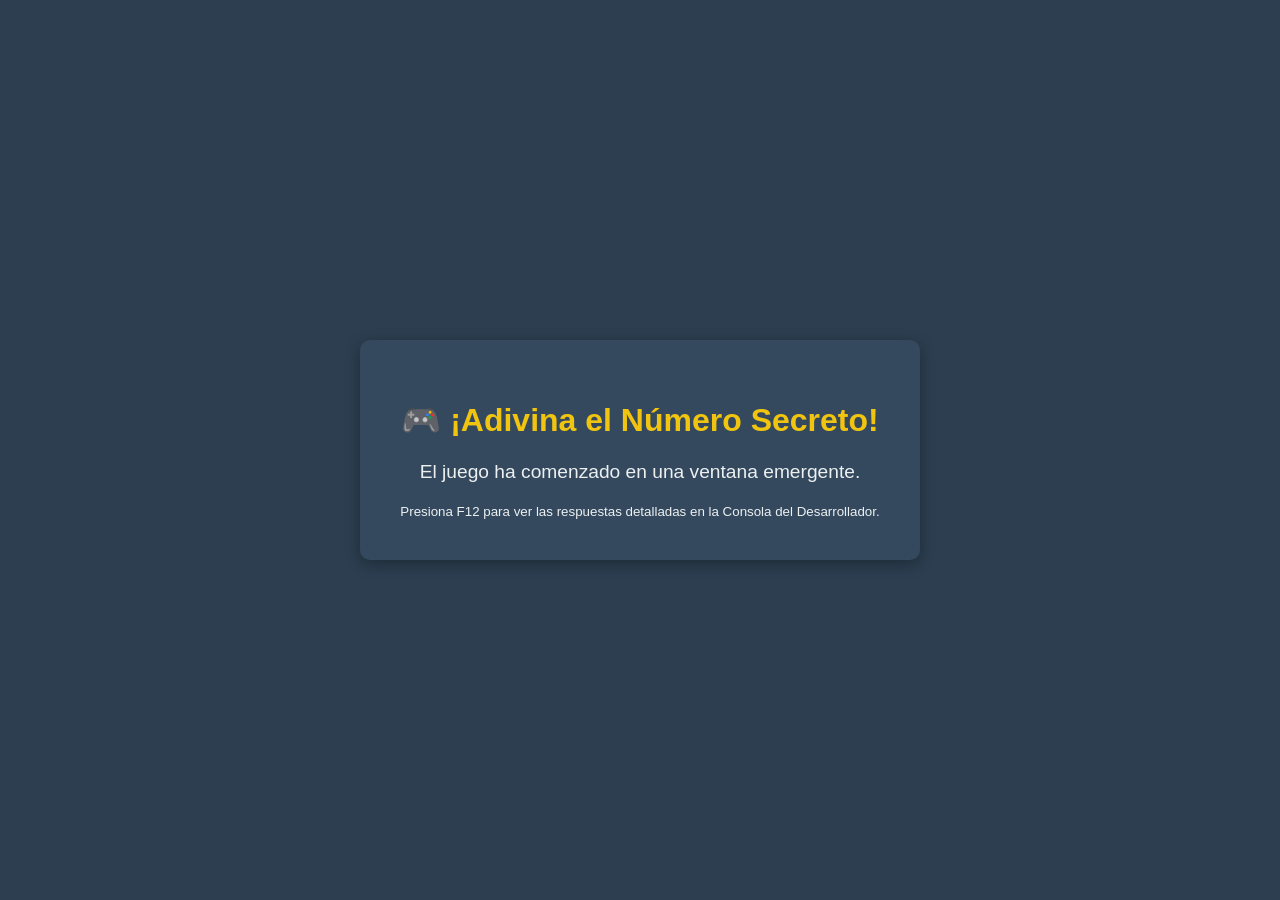
<file: UNIDAD 2/00javasript/index.html>
<!DOCTYPE html>
<html lang="es">
<head>
    <meta charset="UTF-8">
    <meta name="viewport" content="width=device-width, initial-scale=1.0">
    <title>Juego de Adivina el Número</title>
    <style>
        body {
            font-family: 'Segoe UI', Tahoma, Geneva, Verdana, sans-serif;
            background-color: #2c3e50;
            color: #ecf0f1;
            display: flex;
            justify-content: center;
            align-items: center;
            height: 100vh;
            margin: 0;
        }
        .box {
            text-align: center;
            background-color: #34495e;
            padding: 40px;
            border-radius: 10px;
            box-shadow: 0 4px 15px rgba(0,0,0,0.3);
        }
        h1 { color: #f1c40f; }
        p { font-size: 1.2em; }
    </style>
</head>
<body>

    <div class="box">
        <h1>🎮 ¡Adivina el Número Secreto!</h1>
        <p>El juego ha comenzado en una ventana emergente.</p>
        <small>Presiona F12 para ver las respuestas detalladas en la Consola del Desarrollador.</small>
    </div>

    <script src="juego.js"></script>
</body>
</html>
</file>
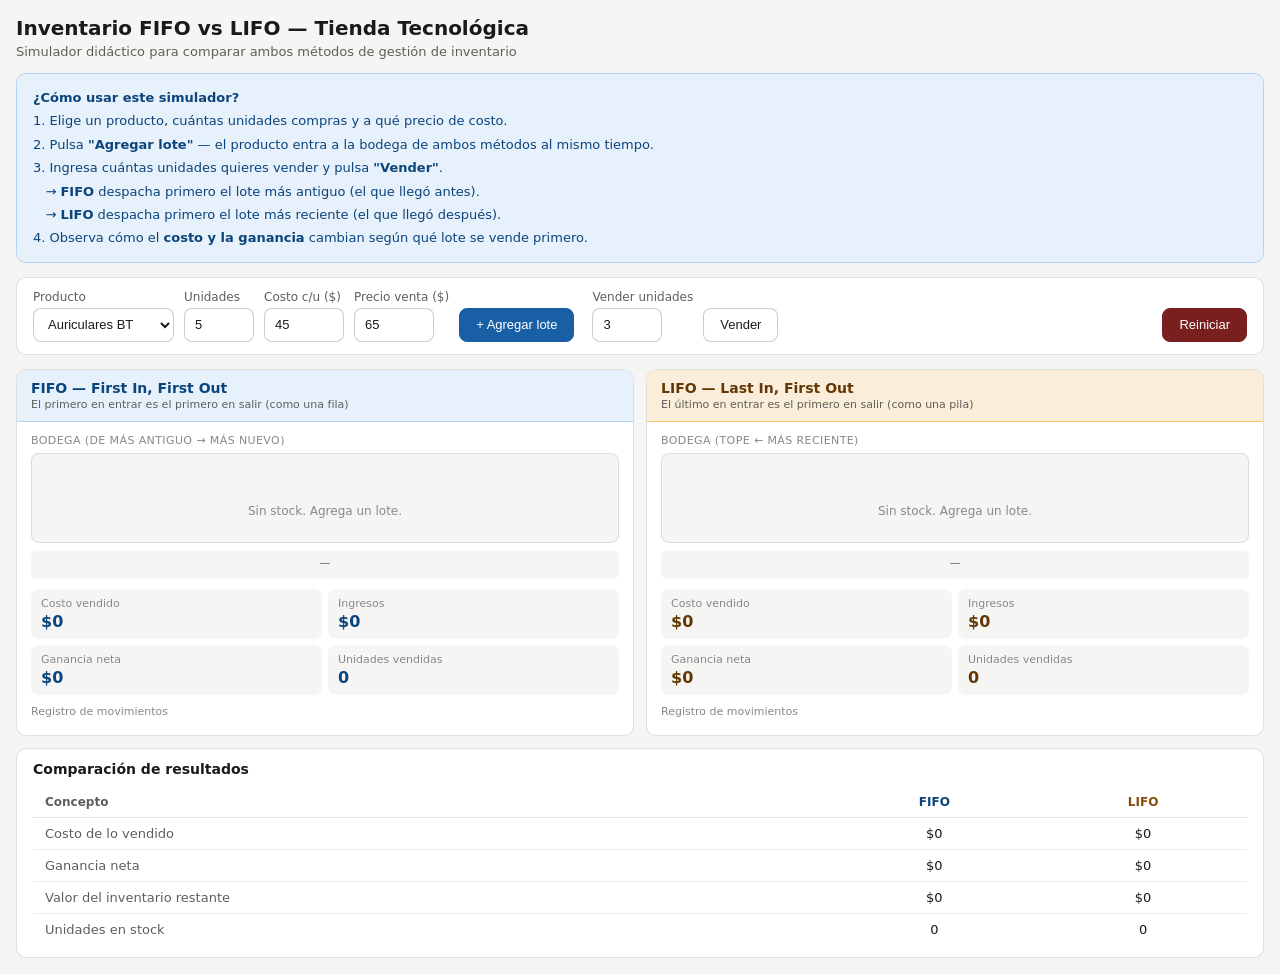
<file: UNIDAD 2/00javasript/inventario-fifo-lifo/index.html>
<!DOCTYPE html>
<html lang="es">
<head>
  <meta charset="UTF-8" />
  <meta name="viewport" content="width=device-width, initial-scale=1.0" />
  <title>FIFO vs LIFO — Gestión de Inventario</title>
  <link rel="stylesheet" href="css/estilos.css" />
</head>
<body>

  <p class="titulo">Inventario FIFO vs LIFO — Tienda Tecnológica</p>
  <p class="subtitulo">Simulador didáctico para comparar ambos métodos de gestión de inventario</p>

  <!-- ── Instrucciones ── -->
  <div class="instrucciones">
    <strong>¿Cómo usar este simulador?</strong><br>
    1. Elige un producto, cuántas unidades compras y a qué precio de costo.<br>
    2. Pulsa <strong>"Agregar lote"</strong> — el producto entra a la bodega de ambos métodos al mismo tiempo.<br>
    3. Ingresa cuántas unidades quieres vender y pulsa <strong>"Vender"</strong>.<br>
    &nbsp;&nbsp;&nbsp;→ <strong>FIFO</strong> despacha primero el lote más antiguo (el que llegó antes).<br>
    &nbsp;&nbsp;&nbsp;→ <strong>LIFO</strong> despacha primero el lote más reciente (el que llegó después).<br>
    4. Observa cómo el <strong>costo y la ganancia</strong> cambian según qué lote se vende primero.
  </div>

  <!-- ── Controles ── -->
  <div class="controles">
    <div class="ctrl">
      <label for="sel-prod">Producto</label>
      <select id="sel-prod">
        <option>Auriculares BT</option>
        <option>Laptop 15"</option>
        <option>SSD 1TB</option>
        <option>Cargador USB-C</option>
        <option>Smartphone</option>
      </select>
    </div>

    <div class="ctrl">
      <label for="inp-qty">Unidades</label>
      <input type="number" id="inp-qty" value="5" min="1" max="20" style="width: 70px;">
    </div>

    <div class="ctrl">
      <label for="inp-costo">Costo c/u ($)</label>
      <input type="number" id="inp-costo" value="45" min="1" style="width: 80px;">
    </div>

    <div class="ctrl">
      <label for="inp-pvp">Precio venta ($)</label>
      <input type="number" id="inp-pvp" value="65" min="1" style="width: 80px;">
    </div>

    <button class="btn btn-azul" onclick="agregarLote()">+ Agregar lote</button>

    <div class="ctrl" style="margin-left: 8px;">
      <label for="inp-vender">Vender unidades</label>
      <input type="number" id="inp-vender" value="3" min="1" style="width: 70px;">
    </div>

    <button class="btn" onclick="vender()">Vender</button>
    <button class="btn btn-rojo" onclick="reiniciar()" style="margin-left: auto;">Reiniciar</button>
  </div>

  <!-- ── Columnas FIFO / LIFO ── -->
  <div class="columnas">

    <!-- Panel FIFO -->
    <div class="panel">
      <div class="cab-fifo">
        <div class="cab-titulo">FIFO — First In, First Out</div>
        <div class="cab-sub">El primero en entrar es el primero en salir (como una fila)</div>
      </div>
      <div class="cuerpo">
        <div class="etiqueta-bodega">Bodega (de más antiguo → más nuevo)</div>
        <div class="bodega" id="fifo-bodega">
          <div class="bodega-vacia">Sin stock. Agrega un lote.</div>
        </div>
        <div class="flecha-info" id="fifo-flecha">—</div>
        <div class="nums">
          <div class="num-caja">
            <div class="num-label">Costo vendido</div>
            <div class="num-val fifo-color" id="fifo-costo">$0</div>
          </div>
          <div class="num-caja">
            <div class="num-label">Ingresos</div>
            <div class="num-val fifo-color" id="fifo-ingresos">$0</div>
          </div>
          <div class="num-caja">
            <div class="num-label">Ganancia neta</div>
            <div class="num-val fifo-color" id="fifo-ganancia">$0</div>
          </div>
          <div class="num-caja">
            <div class="num-label">Unidades vendidas</div>
            <div class="num-val fifo-color" id="fifo-vendidas">0</div>
          </div>
        </div>
        <div class="historial">
          <div class="hist-titulo">Registro de movimientos</div>
          <div class="hist-lista" id="fifo-log"></div>
        </div>
      </div>
    </div>

    <!-- Panel LIFO -->
    <div class="panel">
      <div class="cab-lifo">
        <div class="cab-titulo">LIFO — Last In, First Out</div>
        <div class="cab-sub">El último en entrar es el primero en salir (como una pila)</div>
      </div>
      <div class="cuerpo">
        <div class="etiqueta-bodega">Bodega (tope ← más reciente)</div>
        <div class="bodega" id="lifo-bodega">
          <div class="bodega-vacia">Sin stock. Agrega un lote.</div>
        </div>
        <div class="flecha-info" id="lifo-flecha">—</div>
        <div class="nums">
          <div class="num-caja">
            <div class="num-label">Costo vendido</div>
            <div class="num-val lifo-color" id="lifo-costo">$0</div>
          </div>
          <div class="num-caja">
            <div class="num-label">Ingresos</div>
            <div class="num-val lifo-color" id="lifo-ingresos">$0</div>
          </div>
          <div class="num-caja">
            <div class="num-label">Ganancia neta</div>
            <div class="num-val lifo-color" id="lifo-ganancia">$0</div>
          </div>
          <div class="num-caja">
            <div class="num-label">Unidades vendidas</div>
            <div class="num-val lifo-color" id="lifo-vendidas">0</div>
          </div>
        </div>
        <div class="historial">
          <div class="hist-titulo">Registro de movimientos</div>
          <div class="hist-lista" id="lifo-log"></div>
        </div>
      </div>
    </div>

  </div>

  <!-- ── Tabla de resumen ── -->
  <div class="resumen">
    <div class="resumen-titulo">Comparación de resultados</div>
    <table class="tabla-res">
      <thead>
        <tr>
          <th style="text-align: left;">Concepto</th>
          <th style="color: #0C447C;">FIFO</th>
          <th style="color: #854F0B;">LIFO</th>
        </tr>
      </thead>
      <tbody>
        <tr>
          <td>Costo de lo vendido</td>
          <td id="r-fifo-costo">$0</td>
          <td id="r-lifo-costo">$0</td>
        </tr>
        <tr>
          <td>Ganancia neta</td>
          <td id="r-fifo-gan">$0</td>
          <td id="r-lifo-gan">$0</td>
        </tr>
        <tr>
          <td>Valor del inventario restante</td>
          <td id="r-fifo-inv">$0</td>
          <td id="r-lifo-inv">$0</td>
        </tr>
        <tr>
          <td>Unidades en stock</td>
          <td id="r-fifo-stock">0</td>
          <td id="r-lifo-stock">0</td>
        </tr>
      </tbody>
    </table>
  </div>

  <script src="js/app.js"></script>
</body>
</html>
</file>
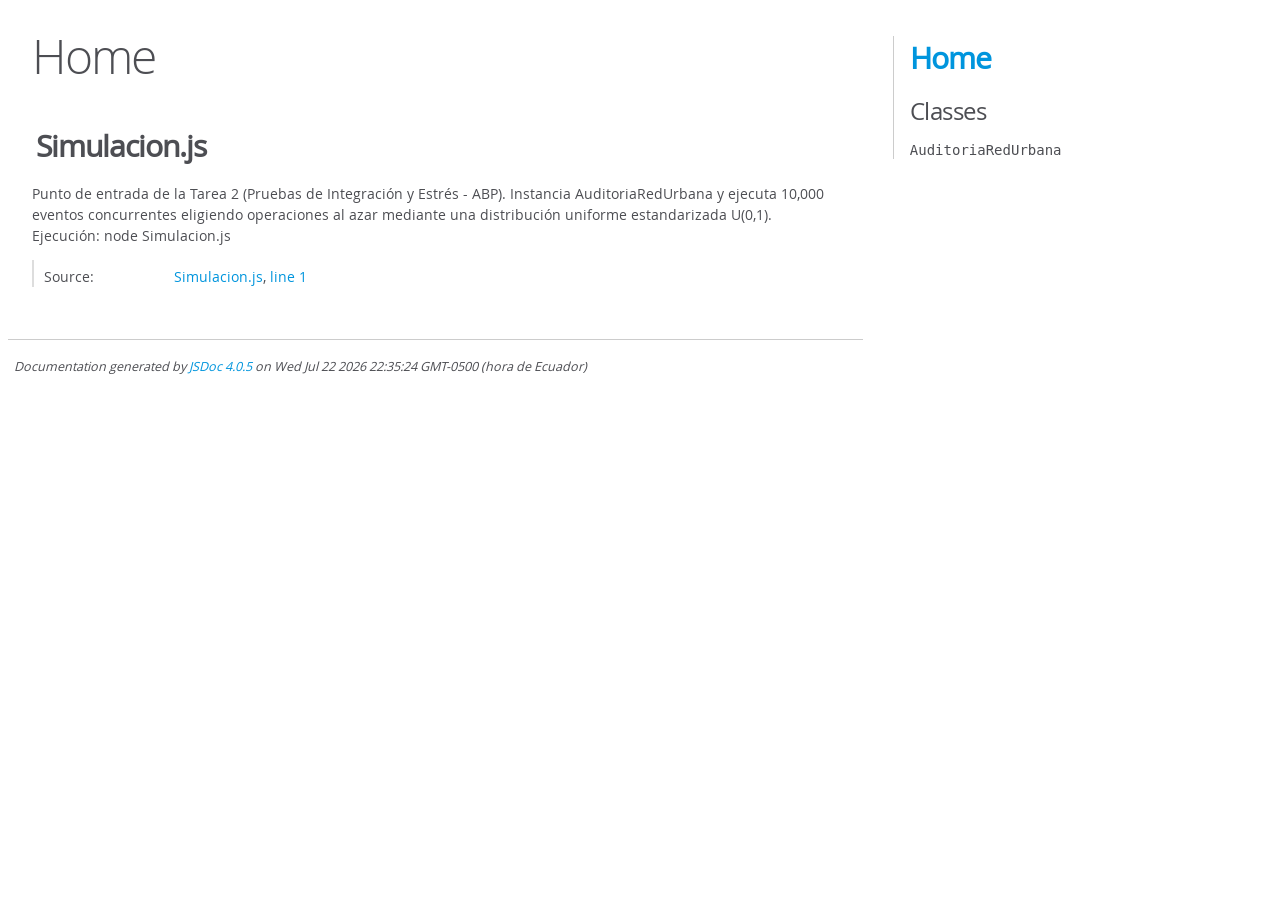
<file: UNIDAD 3/Lab15/docs/index.html>
<!DOCTYPE html>
<html lang="en">
<head>
    <meta charset="utf-8">
    <title>JSDoc: Home</title>

    <script src="scripts/prettify/prettify.js"> </script>
    <script src="scripts/prettify/lang-css.js"> </script>
    <!--[if lt IE 9]>
      <script src="//html5shiv.googlecode.com/svn/trunk/html5.js"></script>
    <![endif]-->
    <link type="text/css" rel="stylesheet" href="styles/prettify-tomorrow.css">
    <link type="text/css" rel="stylesheet" href="styles/jsdoc-default.css">
</head>

<body>

<div id="main">

    <h1 class="page-title">Home</h1>

    



    


    <h3> </h3>










    












<section>

<header>
    
        <h2>Simulacion.js</h2>
        
    
</header>

<article>
    <div class="container-overview">
    
        
            <div class="description">Punto de entrada de la Tarea 2 (Pruebas de Integración y Estrés - ABP).Instancia AuditoriaRedUrbana y ejecuta 10,000 eventos concurrenteseligiendo operaciones al azar mediante una distribución uniformeestandarizada U(0,1).Ejecución: node Simulacion.js</div>
        

        


<dl class="details">

    

    

    

    

    

    

    

    

    

    

    

    

    
    <dt class="tag-source">Source:</dt>
    <dd class="tag-source"><ul class="dummy"><li>
        <a href="Simulacion.js.html">Simulacion.js</a>, <a href="Simulacion.js.html#line1">line 1</a>
    </li></ul></dd>
    

    

    

    
</dl>


        
    
    </div>

    

    

    

    

    

    

    

    

    

    
</article>

</section>




</div>

<nav>
    <h2><a href="index.html">Home</a></h2><h3>Classes</h3><ul><li><a href="AuditoriaRedUrbana.html">AuditoriaRedUrbana</a></li></ul>
</nav>

<br class="clear">

<footer>
    Documentation generated by <a href="https://github.com/jsdoc/jsdoc">JSDoc 4.0.5</a> on Wed Jul 22 2026 22:35:24 GMT-0500 (hora de Ecuador)
</footer>

<script> prettyPrint(); </script>
<script src="scripts/linenumber.js"> </script>
</body>
</html>
</file>
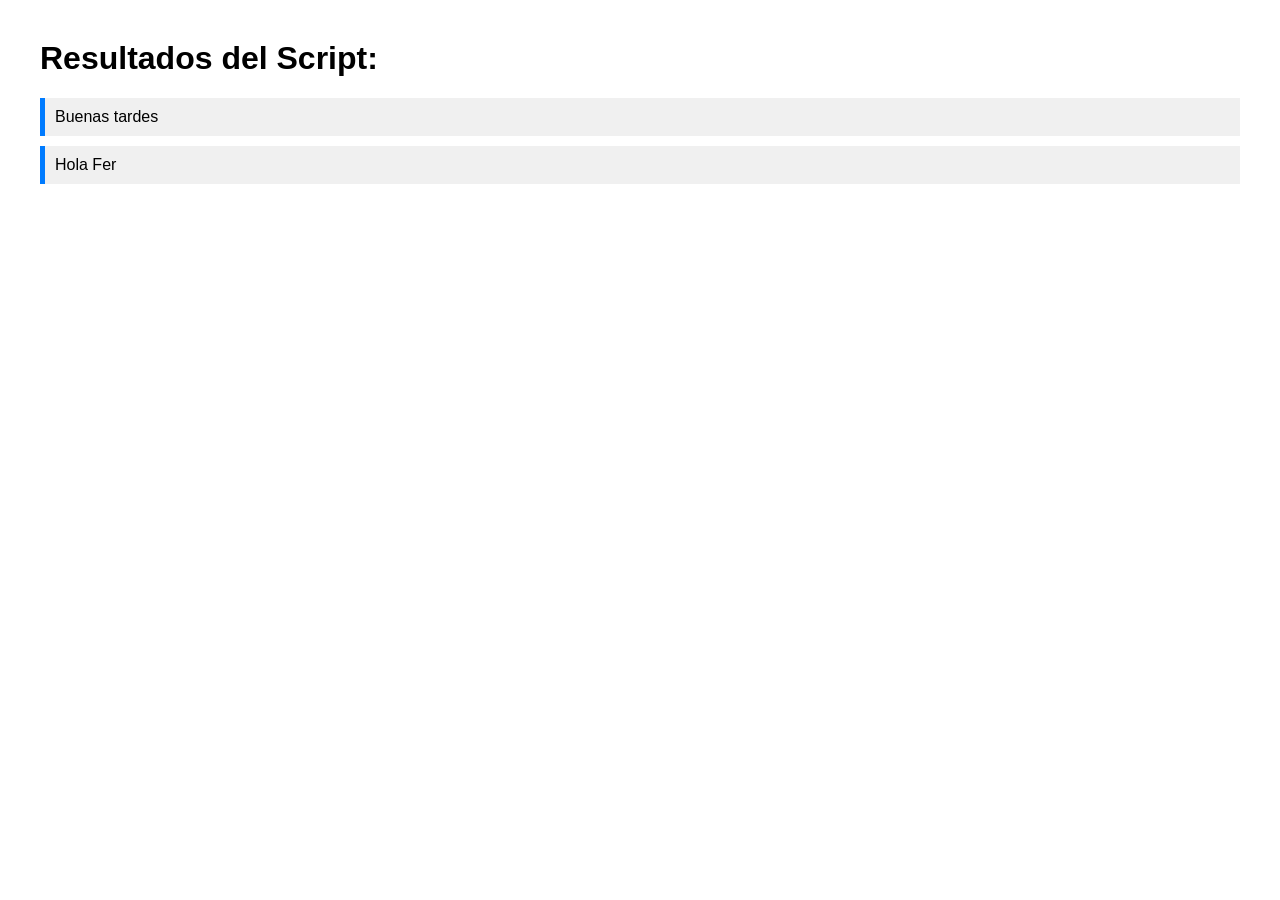
<file: UNIDAD 2/00javasript/condiciones.html>
<!DOCTYPE html>
<html lang="es">
<head>
    <meta charset="UTF-8">
    <meta name="viewport" content="width=device-width, initial-scale=1.0">
    <title>Condicionales en Pantalla</title>
    <style>
        body { font-family: sans-serif; margin: 40px; }
        .resultado { padding: 10px; background: #f0f0f0; margin-bottom: 10px; border-left: 5px solid #007bff; }
    </style>
</head>
<body>

    <h1>Resultados del Script:</h1>
    
    <div id="saludo-hora" class="resultado"></div>
    <div id="saludo-nombre" class="resultado"></div>

    <script>
        // 1. Lógica de la hora
        let hora = 14;
        let mensajeHora = "";

        if (hora < 12) {
            mensajeHora = "Buenos días";
        } else if (hora < 18) {
            mensajeHora = "Buenas tardes"; 
        } else {
            mensajeHora = "Buenas noches";
        }
        
        // Pintamos el resultado en el HTML
        document.getElementById("saludo-hora").innerText = mensajeHora;

        // 2. Lógica del nombre
        let nombre = "Fernando";
        if (nombre === "Fernando"){
            // Pintamos el resultado en el HTML
            document.getElementById("saludo-nombre").innerText = "Hola Fer";
        }
    </script>

</body>
</html>
</file>
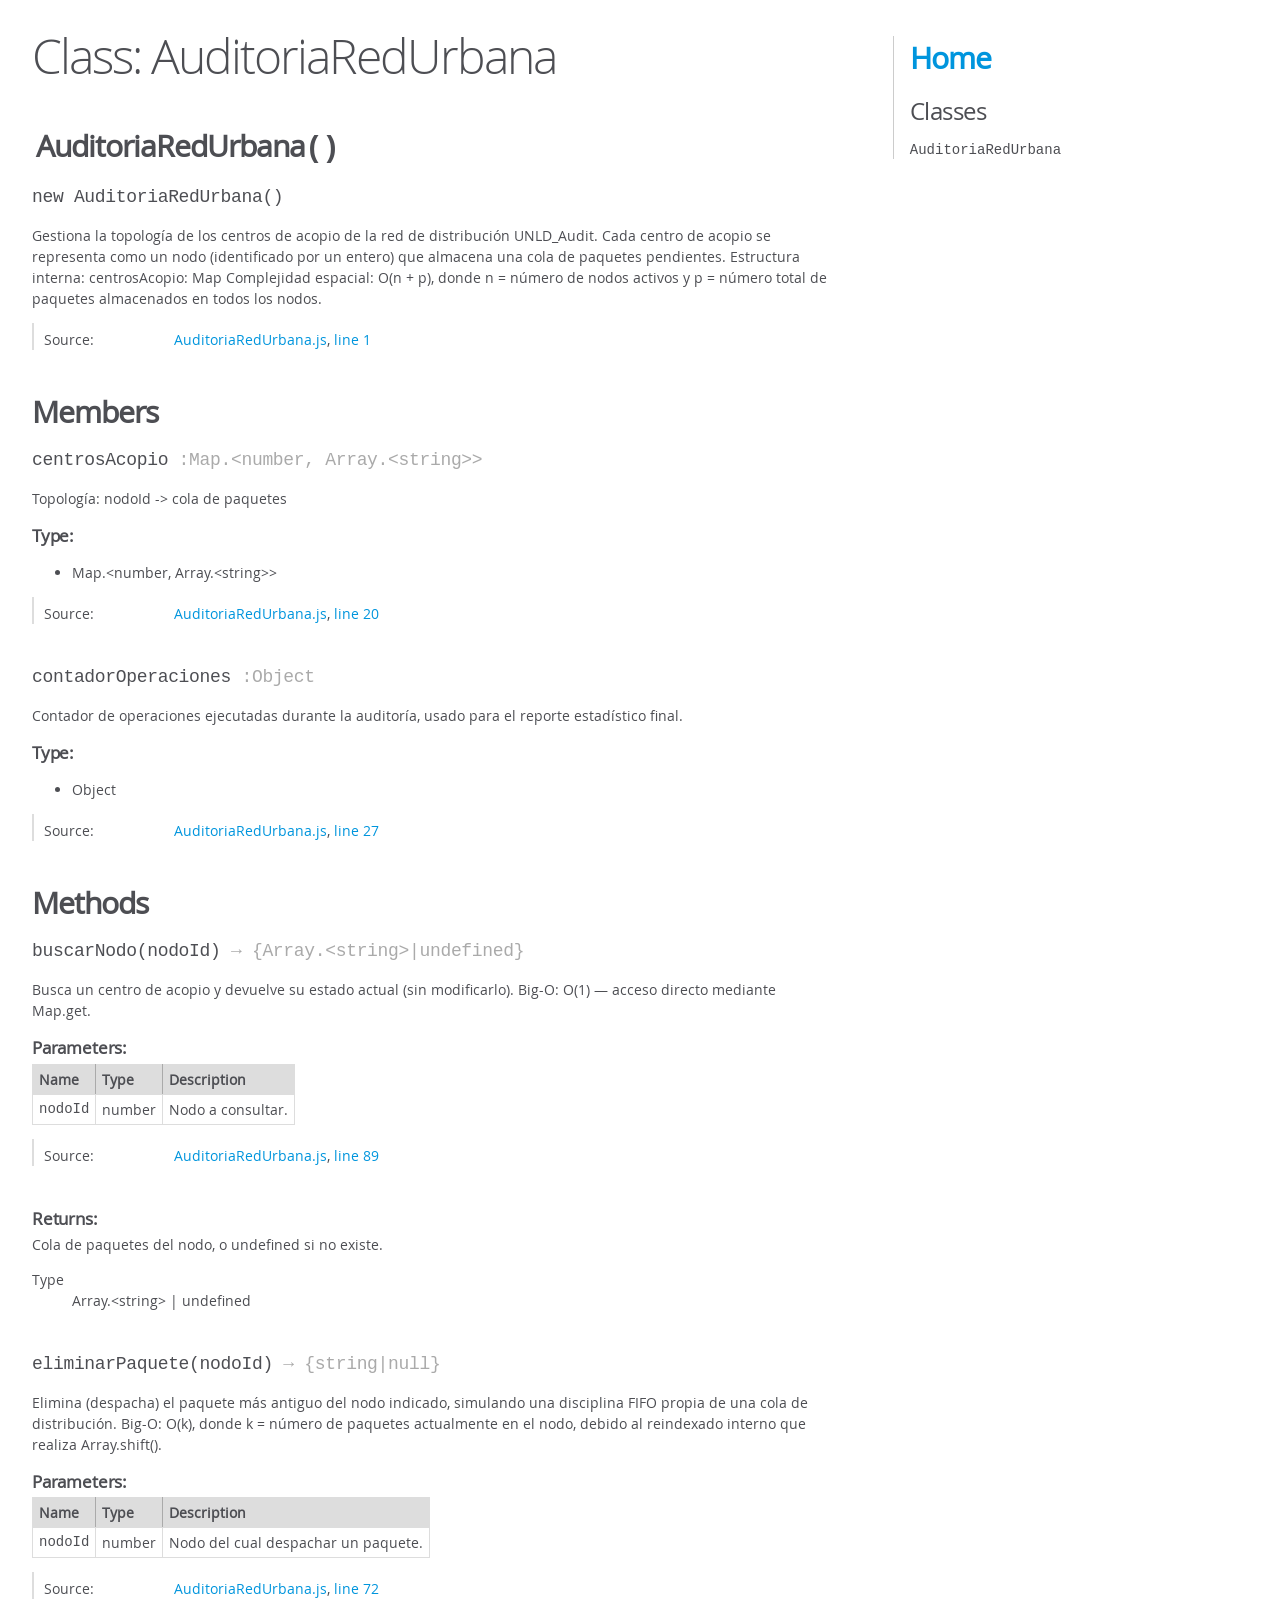
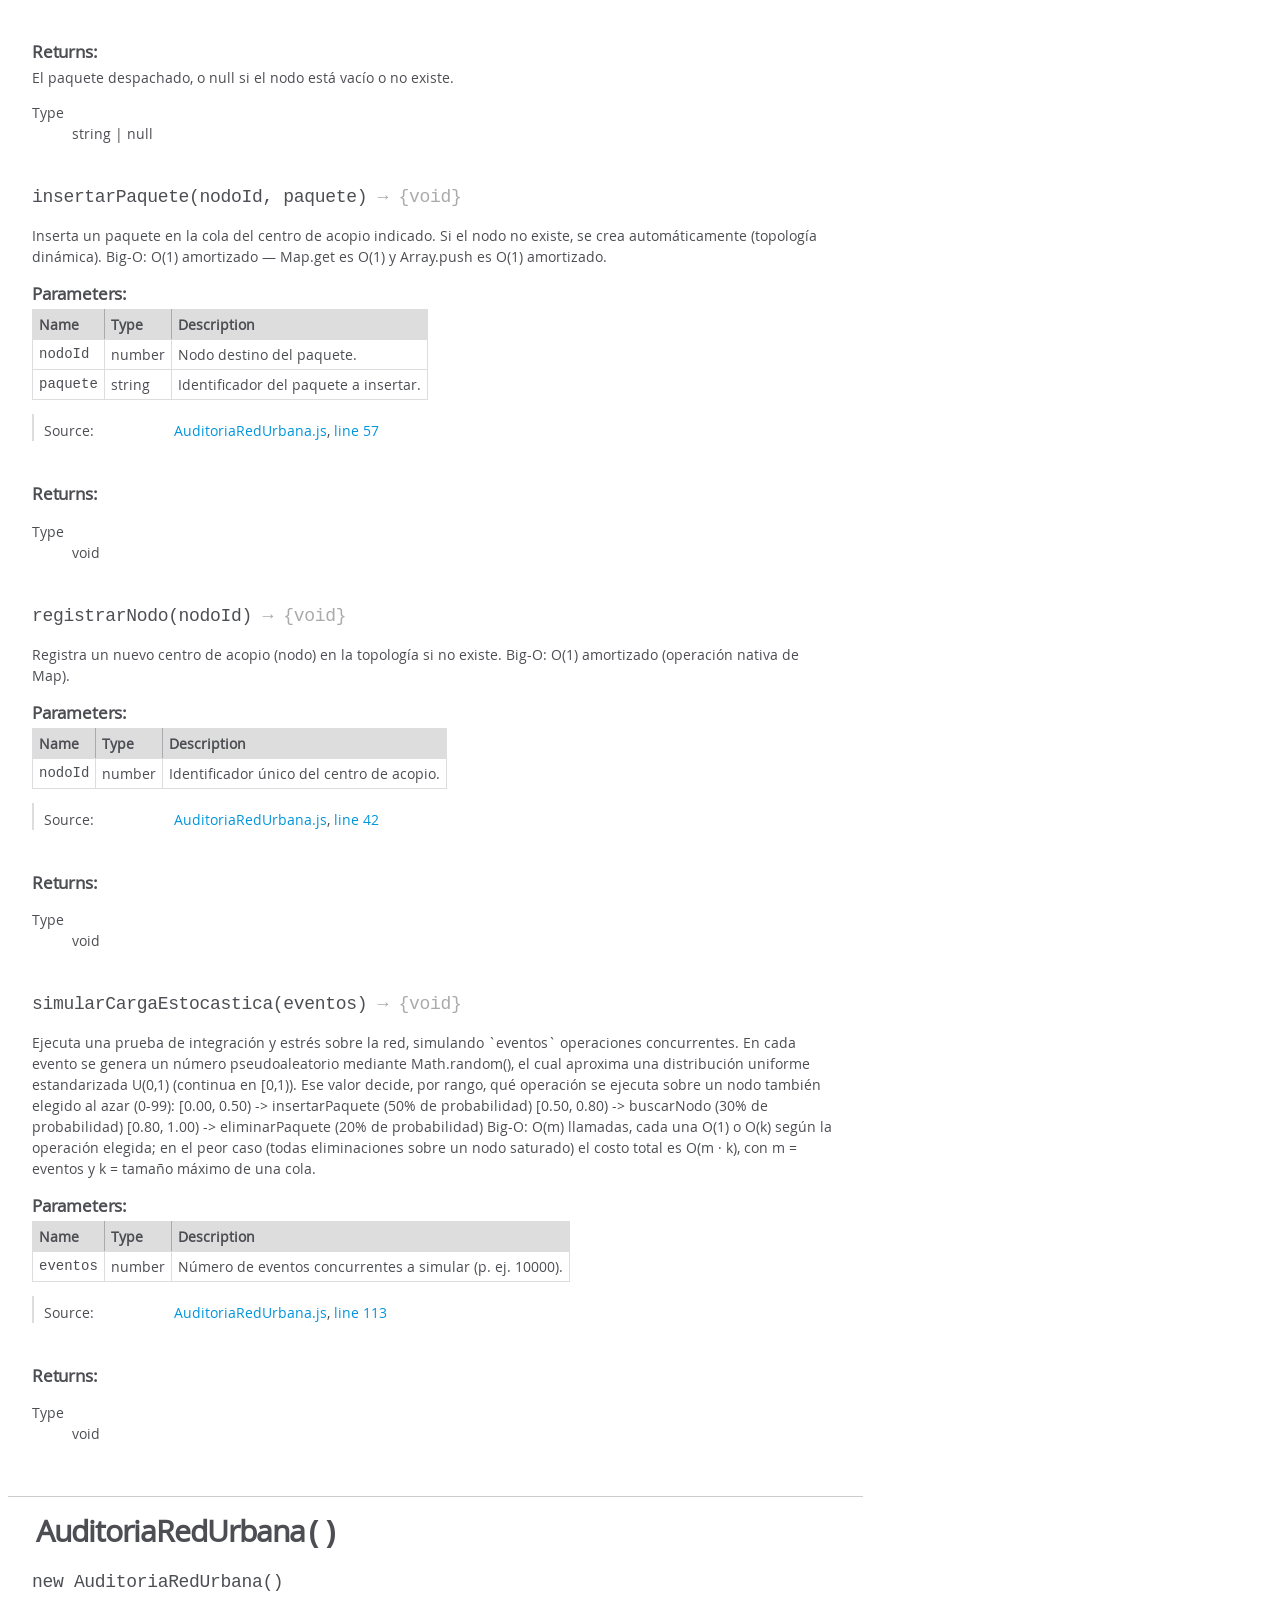
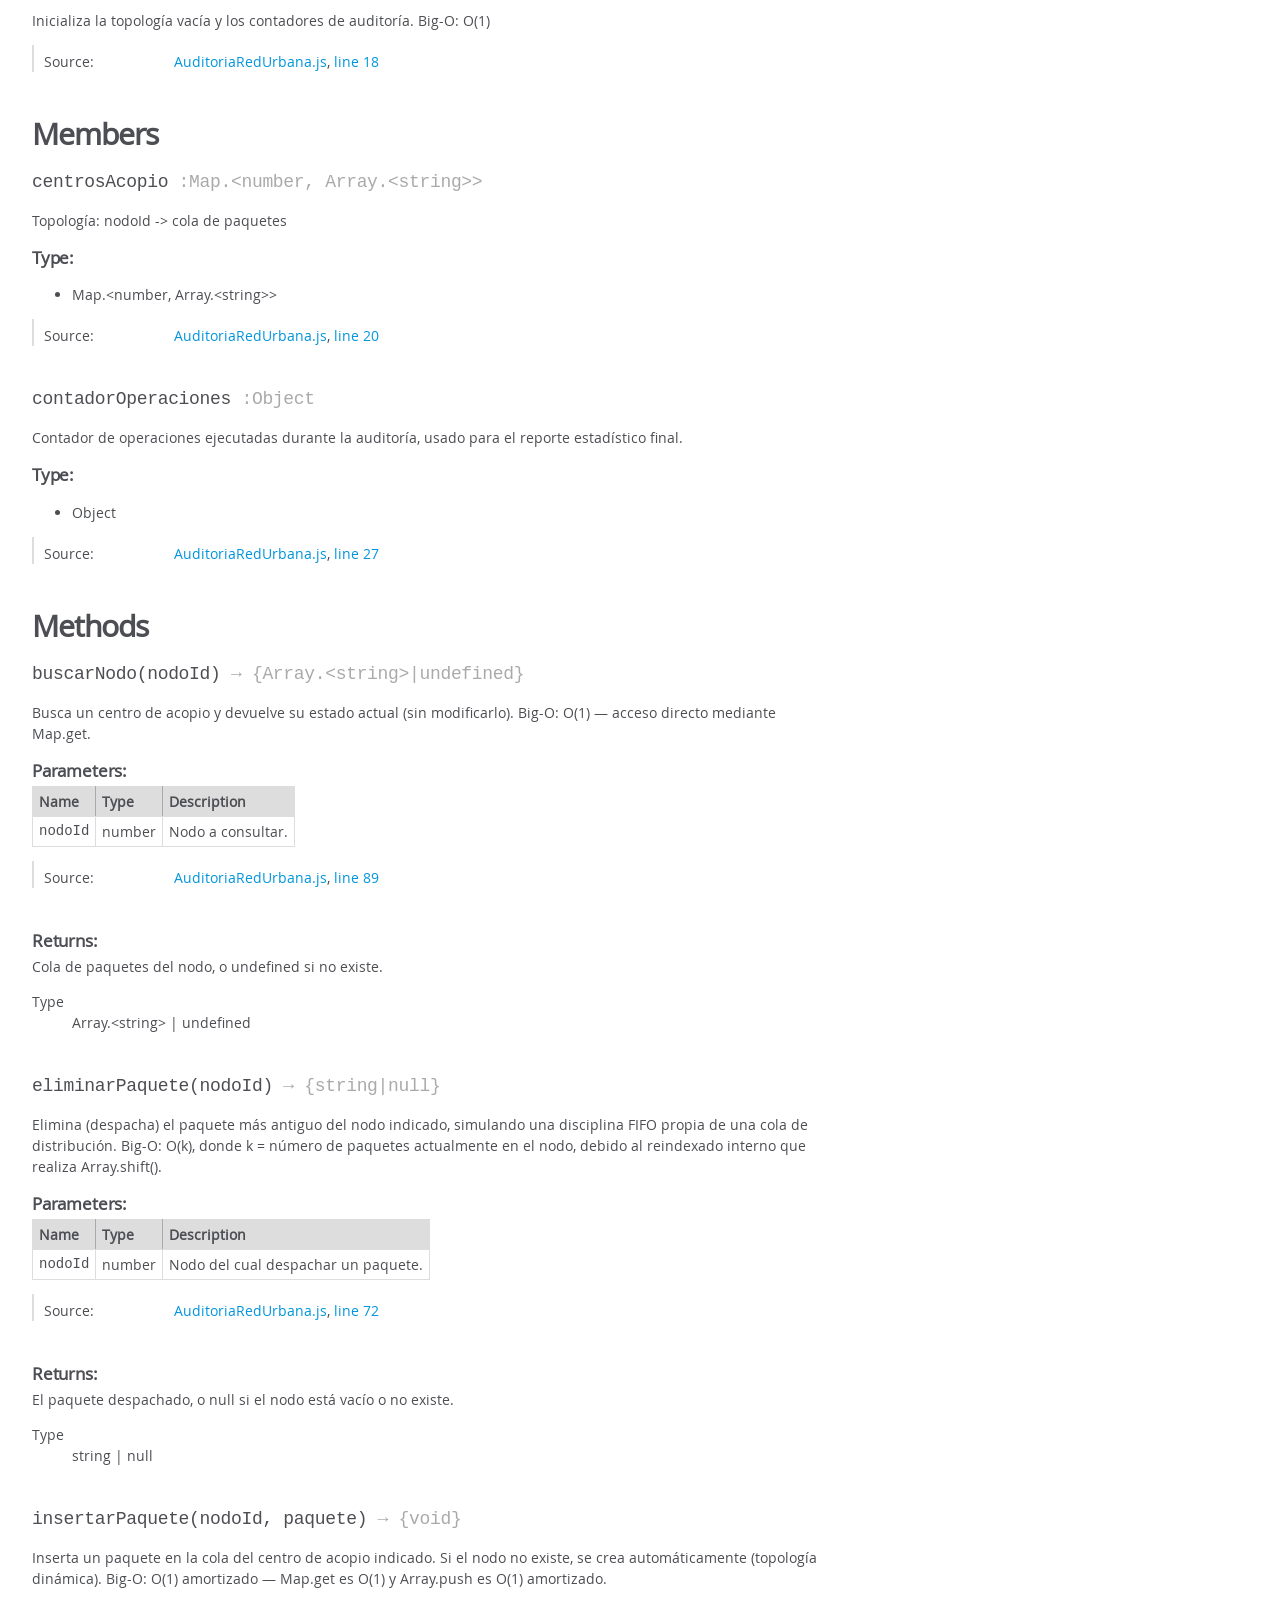
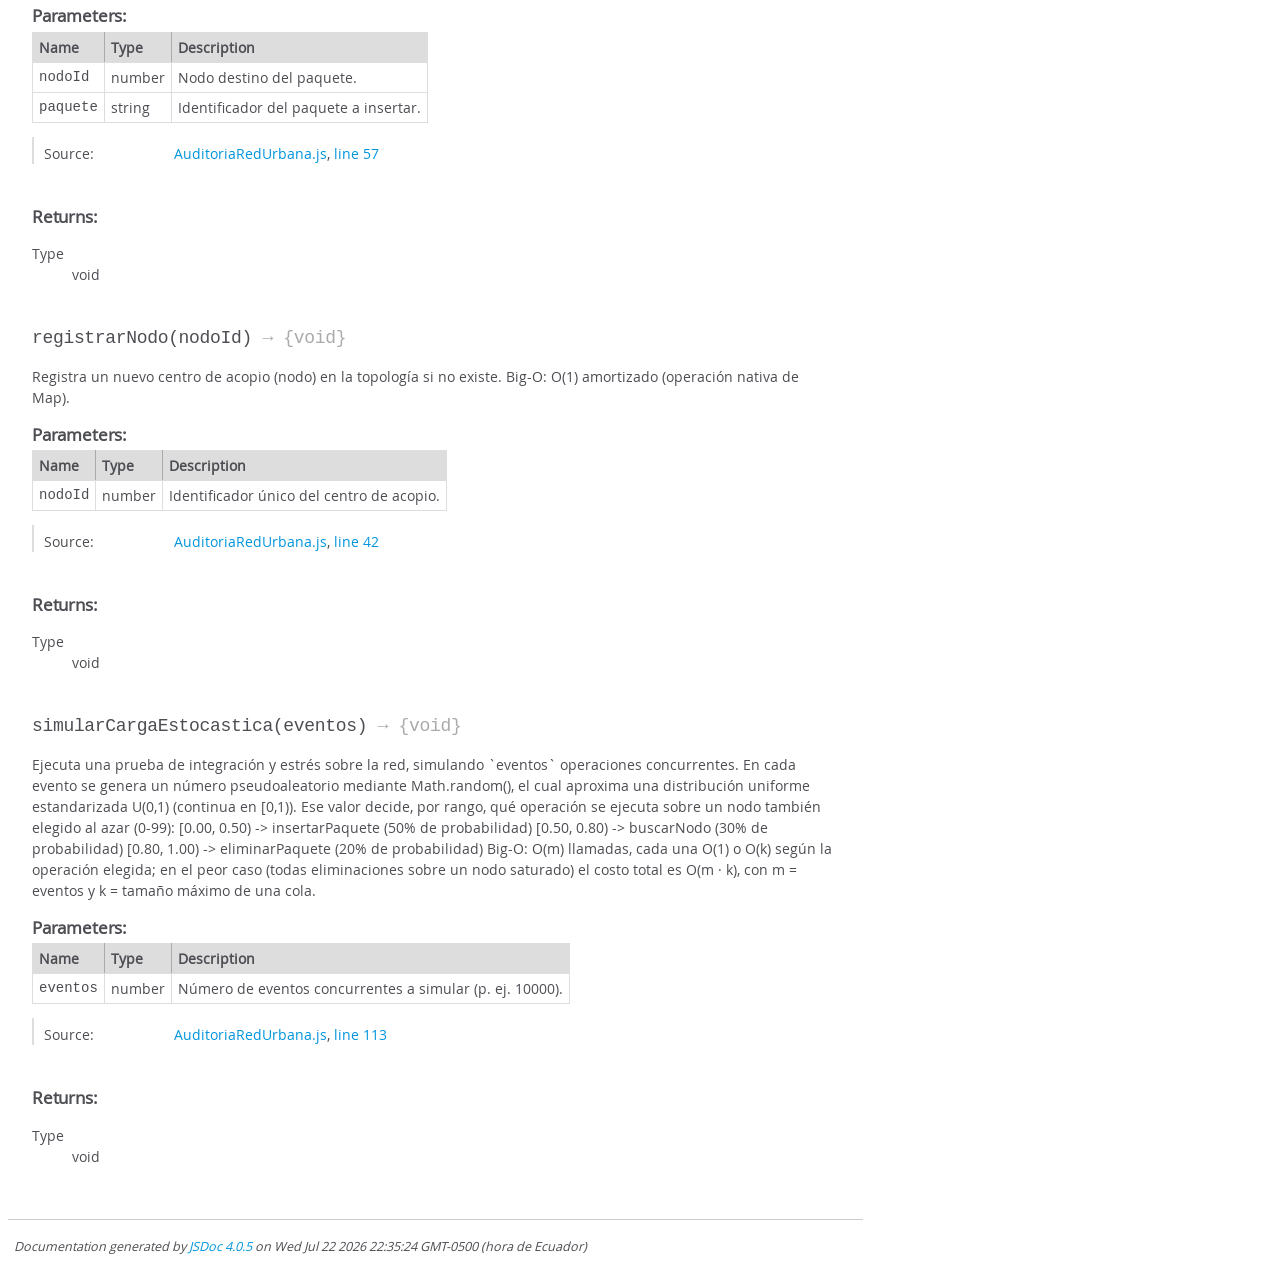
<file: UNIDAD 3/Lab15/docs/AuditoriaRedUrbana.html>
<!DOCTYPE html>
<html lang="en">
<head>
    <meta charset="utf-8">
    <title>JSDoc: Class: AuditoriaRedUrbana</title>

    <script src="scripts/prettify/prettify.js"> </script>
    <script src="scripts/prettify/lang-css.js"> </script>
    <!--[if lt IE 9]>
      <script src="//html5shiv.googlecode.com/svn/trunk/html5.js"></script>
    <![endif]-->
    <link type="text/css" rel="stylesheet" href="styles/prettify-tomorrow.css">
    <link type="text/css" rel="stylesheet" href="styles/jsdoc-default.css">
</head>

<body>

<div id="main">

    <h1 class="page-title">Class: AuditoriaRedUrbana</h1>

    




<section>

<header>
    
        <h2><span class="attribs"><span class="type-signature"></span></span>AuditoriaRedUrbana<span class="signature">()</span><span class="type-signature"></span></h2>
        
    
</header>

<article>
    <div class="container-overview">
    
        

    

    
    <h4 class="name" id="AuditoriaRedUrbana"><span class="type-signature"></span>new AuditoriaRedUrbana<span class="signature">()</span><span class="type-signature"></span></h4>
    

    



<div class="description">
    Gestiona la topología de los centros de acopio de la red dedistribución UNLD_Audit. Cada centro de acopio se representa como un nodo(identificado por un entero) que almacena una cola de paquetes pendientes.Estructura interna:  centrosAcopio: Map<nodoId: number, paquetes: string[]>Complejidad espacial: O(n + p), donde n = número de nodos activos yp = número total de paquetes almacenados en todos los nodos.
</div>













<dl class="details">

    

    

    

    

    

    

    

    

    

    

    

    

    
    <dt class="tag-source">Source:</dt>
    <dd class="tag-source"><ul class="dummy"><li>
        <a href="AuditoriaRedUrbana.js.html">AuditoriaRedUrbana.js</a>, <a href="AuditoriaRedUrbana.js.html#line1">line 1</a>
    </li></ul></dd>
    

    

    

    
</dl>




















    
    </div>

    

    

    

    

    

    

    
        <h3 class="subsection-title">Members</h3>

        
            
<h4 class="name" id="centrosAcopio"><span class="type-signature"></span>centrosAcopio<span class="type-signature"> :Map.&lt;number, Array.&lt;string>></span></h4>




<div class="description">
    Topología: nodoId -> cola de paquetes
</div>



    <h5>Type:</h5>
    <ul>
        <li>
            
<span class="param-type">Map.&lt;number, Array.&lt;string>></span>


        </li>
    </ul>





<dl class="details">

    

    

    

    

    

    

    

    

    

    

    

    

    
    <dt class="tag-source">Source:</dt>
    <dd class="tag-source"><ul class="dummy"><li>
        <a href="AuditoriaRedUrbana.js.html">AuditoriaRedUrbana.js</a>, <a href="AuditoriaRedUrbana.js.html#line20">line 20</a>
    </li></ul></dd>
    

    

    

    
</dl>






        
            
<h4 class="name" id="contadorOperaciones"><span class="type-signature"></span>contadorOperaciones<span class="type-signature"> :Object</span></h4>




<div class="description">
    Contador de operaciones ejecutadas durante la auditoría,usado para el reporte estadístico final.
</div>



    <h5>Type:</h5>
    <ul>
        <li>
            
<span class="param-type">Object</span>


        </li>
    </ul>





<dl class="details">

    

    

    

    

    

    

    

    

    

    

    

    

    
    <dt class="tag-source">Source:</dt>
    <dd class="tag-source"><ul class="dummy"><li>
        <a href="AuditoriaRedUrbana.js.html">AuditoriaRedUrbana.js</a>, <a href="AuditoriaRedUrbana.js.html#line27">line 27</a>
    </li></ul></dd>
    

    

    

    
</dl>






        
    

    
        <h3 class="subsection-title">Methods</h3>

        
            

    

    
    <h4 class="name" id="buscarNodo"><span class="type-signature"></span>buscarNodo<span class="signature">(nodoId)</span><span class="type-signature"> &rarr; {Array.&lt;string>|undefined}</span></h4>
    

    



<div class="description">
    Busca un centro de acopio y devuelve su estado actual (sin modificarlo).Big-O: O(1) — acceso directo mediante Map.get.
</div>









    <h5>Parameters:</h5>
    

<table class="params">
    <thead>
    <tr>
        
        <th>Name</th>
        

        <th>Type</th>

        

        

        <th class="last">Description</th>
    </tr>
    </thead>

    <tbody>
    

        <tr>
            
                <td class="name"><code>nodoId</code></td>
            

            <td class="type">
            
                
<span class="param-type">number</span>


            
            </td>

            

            

            <td class="description last">Nodo a consultar.</td>
        </tr>

    
    </tbody>
</table>






<dl class="details">

    

    

    

    

    

    

    

    

    

    

    

    

    
    <dt class="tag-source">Source:</dt>
    <dd class="tag-source"><ul class="dummy"><li>
        <a href="AuditoriaRedUrbana.js.html">AuditoriaRedUrbana.js</a>, <a href="AuditoriaRedUrbana.js.html#line89">line 89</a>
    </li></ul></dd>
    

    

    

    
</dl>















<h5>Returns:</h5>

        
<div class="param-desc">
    Cola de paquetes del nodo, o undefined si no existe.
</div>



<dl>
    <dt>
        Type
    </dt>
    <dd>
        
<span class="param-type">Array.&lt;string></span>
|

<span class="param-type">undefined</span>


    </dd>
</dl>

    





        
            

    

    
    <h4 class="name" id="eliminarPaquete"><span class="type-signature"></span>eliminarPaquete<span class="signature">(nodoId)</span><span class="type-signature"> &rarr; {string|null}</span></h4>
    

    



<div class="description">
    Elimina (despacha) el paquete más antiguo del nodo indicado, simulandouna disciplina FIFO propia de una cola de distribución.Big-O: O(k), donde k = número de paquetes actualmente en el nodo,debido al reindexado interno que realiza Array.shift().
</div>









    <h5>Parameters:</h5>
    

<table class="params">
    <thead>
    <tr>
        
        <th>Name</th>
        

        <th>Type</th>

        

        

        <th class="last">Description</th>
    </tr>
    </thead>

    <tbody>
    

        <tr>
            
                <td class="name"><code>nodoId</code></td>
            

            <td class="type">
            
                
<span class="param-type">number</span>


            
            </td>

            

            

            <td class="description last">Nodo del cual despachar un paquete.</td>
        </tr>

    
    </tbody>
</table>






<dl class="details">

    

    

    

    

    

    

    

    

    

    

    

    

    
    <dt class="tag-source">Source:</dt>
    <dd class="tag-source"><ul class="dummy"><li>
        <a href="AuditoriaRedUrbana.js.html">AuditoriaRedUrbana.js</a>, <a href="AuditoriaRedUrbana.js.html#line72">line 72</a>
    </li></ul></dd>
    

    

    

    
</dl>















<h5>Returns:</h5>

        
<div class="param-desc">
    El paquete despachado, o null si el nodo está vacío o no existe.
</div>



<dl>
    <dt>
        Type
    </dt>
    <dd>
        
<span class="param-type">string</span>
|

<span class="param-type">null</span>


    </dd>
</dl>

    





        
            

    

    
    <h4 class="name" id="insertarPaquete"><span class="type-signature"></span>insertarPaquete<span class="signature">(nodoId, paquete)</span><span class="type-signature"> &rarr; {void}</span></h4>
    

    



<div class="description">
    Inserta un paquete en la cola del centro de acopio indicado.Si el nodo no existe, se crea automáticamente (topología dinámica).Big-O: O(1) amortizado — Map.get es O(1) y Array.push es O(1) amortizado.
</div>









    <h5>Parameters:</h5>
    

<table class="params">
    <thead>
    <tr>
        
        <th>Name</th>
        

        <th>Type</th>

        

        

        <th class="last">Description</th>
    </tr>
    </thead>

    <tbody>
    

        <tr>
            
                <td class="name"><code>nodoId</code></td>
            

            <td class="type">
            
                
<span class="param-type">number</span>


            
            </td>

            

            

            <td class="description last">Nodo destino del paquete.</td>
        </tr>

    

        <tr>
            
                <td class="name"><code>paquete</code></td>
            

            <td class="type">
            
                
<span class="param-type">string</span>


            
            </td>

            

            

            <td class="description last">Identificador del paquete a insertar.</td>
        </tr>

    
    </tbody>
</table>






<dl class="details">

    

    

    

    

    

    

    

    

    

    

    

    

    
    <dt class="tag-source">Source:</dt>
    <dd class="tag-source"><ul class="dummy"><li>
        <a href="AuditoriaRedUrbana.js.html">AuditoriaRedUrbana.js</a>, <a href="AuditoriaRedUrbana.js.html#line57">line 57</a>
    </li></ul></dd>
    

    

    

    
</dl>















<h5>Returns:</h5>

        


<dl>
    <dt>
        Type
    </dt>
    <dd>
        
<span class="param-type">void</span>


    </dd>
</dl>

    





        
            

    

    
    <h4 class="name" id="registrarNodo"><span class="type-signature"></span>registrarNodo<span class="signature">(nodoId)</span><span class="type-signature"> &rarr; {void}</span></h4>
    

    



<div class="description">
    Registra un nuevo centro de acopio (nodo) en la topología si no existe.Big-O: O(1) amortizado (operación nativa de Map).
</div>









    <h5>Parameters:</h5>
    

<table class="params">
    <thead>
    <tr>
        
        <th>Name</th>
        

        <th>Type</th>

        

        

        <th class="last">Description</th>
    </tr>
    </thead>

    <tbody>
    

        <tr>
            
                <td class="name"><code>nodoId</code></td>
            

            <td class="type">
            
                
<span class="param-type">number</span>


            
            </td>

            

            

            <td class="description last">Identificador único del centro de acopio.</td>
        </tr>

    
    </tbody>
</table>






<dl class="details">

    

    

    

    

    

    

    

    

    

    

    

    

    
    <dt class="tag-source">Source:</dt>
    <dd class="tag-source"><ul class="dummy"><li>
        <a href="AuditoriaRedUrbana.js.html">AuditoriaRedUrbana.js</a>, <a href="AuditoriaRedUrbana.js.html#line42">line 42</a>
    </li></ul></dd>
    

    

    

    
</dl>















<h5>Returns:</h5>

        


<dl>
    <dt>
        Type
    </dt>
    <dd>
        
<span class="param-type">void</span>


    </dd>
</dl>

    





        
            

    

    
    <h4 class="name" id="simularCargaEstocastica"><span class="type-signature"></span>simularCargaEstocastica<span class="signature">(eventos)</span><span class="type-signature"> &rarr; {void}</span></h4>
    

    



<div class="description">
    Ejecuta una prueba de integración y estrés sobre la red, simulando`eventos` operaciones concurrentes. En cada evento se genera un númeropseudoaleatorio mediante Math.random(), el cual aproxima unadistribución uniforme estandarizada U(0,1) (continua en [0,1)).Ese valor decide, por rango, qué operación se ejecuta sobre un nodotambién elegido al azar (0-99):  [0.00, 0.50) -> insertarPaquete   (50% de probabilidad)  [0.50, 0.80) -> buscarNodo        (30% de probabilidad)  [0.80, 1.00) -> eliminarPaquete   (20% de probabilidad)Big-O: O(m) llamadas, cada una O(1) o O(k) según la operación elegida;en el peor caso (todas eliminaciones sobre un nodo saturado) el costototal es O(m · k), con m = eventos y k = tamaño máximo de una cola.
</div>









    <h5>Parameters:</h5>
    

<table class="params">
    <thead>
    <tr>
        
        <th>Name</th>
        

        <th>Type</th>

        

        

        <th class="last">Description</th>
    </tr>
    </thead>

    <tbody>
    

        <tr>
            
                <td class="name"><code>eventos</code></td>
            

            <td class="type">
            
                
<span class="param-type">number</span>


            
            </td>

            

            

            <td class="description last">Número de eventos concurrentes a simular (p. ej. 10000).</td>
        </tr>

    
    </tbody>
</table>






<dl class="details">

    

    

    

    

    

    

    

    

    

    

    

    

    
    <dt class="tag-source">Source:</dt>
    <dd class="tag-source"><ul class="dummy"><li>
        <a href="AuditoriaRedUrbana.js.html">AuditoriaRedUrbana.js</a>, <a href="AuditoriaRedUrbana.js.html#line113">line 113</a>
    </li></ul></dd>
    

    

    

    
</dl>















<h5>Returns:</h5>

        


<dl>
    <dt>
        Type
    </dt>
    <dd>
        
<span class="param-type">void</span>


    </dd>
</dl>

    





        
    

    

    
</article>

</section>







<section>

<header>
    
        <h2><span class="attribs"><span class="type-signature"></span></span>AuditoriaRedUrbana<span class="signature">()</span><span class="type-signature"></span></h2>
        
    
</header>

<article>
    <div class="container-overview">
    
        

    

    
    <h4 class="name" id="AuditoriaRedUrbana"><span class="type-signature"></span>new AuditoriaRedUrbana<span class="signature">()</span><span class="type-signature"></span></h4>
    

    



<div class="description">
    Inicializa la topología vacía y los contadores de auditoría.Big-O: O(1)
</div>













<dl class="details">

    

    

    

    

    

    

    

    

    

    

    

    

    
    <dt class="tag-source">Source:</dt>
    <dd class="tag-source"><ul class="dummy"><li>
        <a href="AuditoriaRedUrbana.js.html">AuditoriaRedUrbana.js</a>, <a href="AuditoriaRedUrbana.js.html#line18">line 18</a>
    </li></ul></dd>
    

    

    

    
</dl>




















    
    </div>

    

    

    

    

    

    

    
        <h3 class="subsection-title">Members</h3>

        
            
<h4 class="name" id="centrosAcopio"><span class="type-signature"></span>centrosAcopio<span class="type-signature"> :Map.&lt;number, Array.&lt;string>></span></h4>




<div class="description">
    Topología: nodoId -> cola de paquetes
</div>



    <h5>Type:</h5>
    <ul>
        <li>
            
<span class="param-type">Map.&lt;number, Array.&lt;string>></span>


        </li>
    </ul>





<dl class="details">

    

    

    

    

    

    

    

    

    

    

    

    

    
    <dt class="tag-source">Source:</dt>
    <dd class="tag-source"><ul class="dummy"><li>
        <a href="AuditoriaRedUrbana.js.html">AuditoriaRedUrbana.js</a>, <a href="AuditoriaRedUrbana.js.html#line20">line 20</a>
    </li></ul></dd>
    

    

    

    
</dl>






        
            
<h4 class="name" id="contadorOperaciones"><span class="type-signature"></span>contadorOperaciones<span class="type-signature"> :Object</span></h4>




<div class="description">
    Contador de operaciones ejecutadas durante la auditoría,usado para el reporte estadístico final.
</div>



    <h5>Type:</h5>
    <ul>
        <li>
            
<span class="param-type">Object</span>


        </li>
    </ul>





<dl class="details">

    

    

    

    

    

    

    

    

    

    

    

    

    
    <dt class="tag-source">Source:</dt>
    <dd class="tag-source"><ul class="dummy"><li>
        <a href="AuditoriaRedUrbana.js.html">AuditoriaRedUrbana.js</a>, <a href="AuditoriaRedUrbana.js.html#line27">line 27</a>
    </li></ul></dd>
    

    

    

    
</dl>






        
    

    
        <h3 class="subsection-title">Methods</h3>

        
            

    

    
    <h4 class="name" id="buscarNodo"><span class="type-signature"></span>buscarNodo<span class="signature">(nodoId)</span><span class="type-signature"> &rarr; {Array.&lt;string>|undefined}</span></h4>
    

    



<div class="description">
    Busca un centro de acopio y devuelve su estado actual (sin modificarlo).Big-O: O(1) — acceso directo mediante Map.get.
</div>









    <h5>Parameters:</h5>
    

<table class="params">
    <thead>
    <tr>
        
        <th>Name</th>
        

        <th>Type</th>

        

        

        <th class="last">Description</th>
    </tr>
    </thead>

    <tbody>
    

        <tr>
            
                <td class="name"><code>nodoId</code></td>
            

            <td class="type">
            
                
<span class="param-type">number</span>


            
            </td>

            

            

            <td class="description last">Nodo a consultar.</td>
        </tr>

    
    </tbody>
</table>






<dl class="details">

    

    

    

    

    

    

    

    

    

    

    

    

    
    <dt class="tag-source">Source:</dt>
    <dd class="tag-source"><ul class="dummy"><li>
        <a href="AuditoriaRedUrbana.js.html">AuditoriaRedUrbana.js</a>, <a href="AuditoriaRedUrbana.js.html#line89">line 89</a>
    </li></ul></dd>
    

    

    

    
</dl>















<h5>Returns:</h5>

        
<div class="param-desc">
    Cola de paquetes del nodo, o undefined si no existe.
</div>



<dl>
    <dt>
        Type
    </dt>
    <dd>
        
<span class="param-type">Array.&lt;string></span>
|

<span class="param-type">undefined</span>


    </dd>
</dl>

    





        
            

    

    
    <h4 class="name" id="eliminarPaquete"><span class="type-signature"></span>eliminarPaquete<span class="signature">(nodoId)</span><span class="type-signature"> &rarr; {string|null}</span></h4>
    

    



<div class="description">
    Elimina (despacha) el paquete más antiguo del nodo indicado, simulandouna disciplina FIFO propia de una cola de distribución.Big-O: O(k), donde k = número de paquetes actualmente en el nodo,debido al reindexado interno que realiza Array.shift().
</div>









    <h5>Parameters:</h5>
    

<table class="params">
    <thead>
    <tr>
        
        <th>Name</th>
        

        <th>Type</th>

        

        

        <th class="last">Description</th>
    </tr>
    </thead>

    <tbody>
    

        <tr>
            
                <td class="name"><code>nodoId</code></td>
            

            <td class="type">
            
                
<span class="param-type">number</span>


            
            </td>

            

            

            <td class="description last">Nodo del cual despachar un paquete.</td>
        </tr>

    
    </tbody>
</table>






<dl class="details">

    

    

    

    

    

    

    

    

    

    

    

    

    
    <dt class="tag-source">Source:</dt>
    <dd class="tag-source"><ul class="dummy"><li>
        <a href="AuditoriaRedUrbana.js.html">AuditoriaRedUrbana.js</a>, <a href="AuditoriaRedUrbana.js.html#line72">line 72</a>
    </li></ul></dd>
    

    

    

    
</dl>















<h5>Returns:</h5>

        
<div class="param-desc">
    El paquete despachado, o null si el nodo está vacío o no existe.
</div>



<dl>
    <dt>
        Type
    </dt>
    <dd>
        
<span class="param-type">string</span>
|

<span class="param-type">null</span>


    </dd>
</dl>

    





        
            

    

    
    <h4 class="name" id="insertarPaquete"><span class="type-signature"></span>insertarPaquete<span class="signature">(nodoId, paquete)</span><span class="type-signature"> &rarr; {void}</span></h4>
    

    



<div class="description">
    Inserta un paquete en la cola del centro de acopio indicado.Si el nodo no existe, se crea automáticamente (topología dinámica).Big-O: O(1) amortizado — Map.get es O(1) y Array.push es O(1) amortizado.
</div>









    <h5>Parameters:</h5>
    

<table class="params">
    <thead>
    <tr>
        
        <th>Name</th>
        

        <th>Type</th>

        

        

        <th class="last">Description</th>
    </tr>
    </thead>

    <tbody>
    

        <tr>
            
                <td class="name"><code>nodoId</code></td>
            

            <td class="type">
            
                
<span class="param-type">number</span>


            
            </td>

            

            

            <td class="description last">Nodo destino del paquete.</td>
        </tr>

    

        <tr>
            
                <td class="name"><code>paquete</code></td>
            

            <td class="type">
            
                
<span class="param-type">string</span>


            
            </td>

            

            

            <td class="description last">Identificador del paquete a insertar.</td>
        </tr>

    
    </tbody>
</table>






<dl class="details">

    

    

    

    

    

    

    

    

    

    

    

    

    
    <dt class="tag-source">Source:</dt>
    <dd class="tag-source"><ul class="dummy"><li>
        <a href="AuditoriaRedUrbana.js.html">AuditoriaRedUrbana.js</a>, <a href="AuditoriaRedUrbana.js.html#line57">line 57</a>
    </li></ul></dd>
    

    

    

    
</dl>















<h5>Returns:</h5>

        


<dl>
    <dt>
        Type
    </dt>
    <dd>
        
<span class="param-type">void</span>


    </dd>
</dl>

    





        
            

    

    
    <h4 class="name" id="registrarNodo"><span class="type-signature"></span>registrarNodo<span class="signature">(nodoId)</span><span class="type-signature"> &rarr; {void}</span></h4>
    

    



<div class="description">
    Registra un nuevo centro de acopio (nodo) en la topología si no existe.Big-O: O(1) amortizado (operación nativa de Map).
</div>









    <h5>Parameters:</h5>
    

<table class="params">
    <thead>
    <tr>
        
        <th>Name</th>
        

        <th>Type</th>

        

        

        <th class="last">Description</th>
    </tr>
    </thead>

    <tbody>
    

        <tr>
            
                <td class="name"><code>nodoId</code></td>
            

            <td class="type">
            
                
<span class="param-type">number</span>


            
            </td>

            

            

            <td class="description last">Identificador único del centro de acopio.</td>
        </tr>

    
    </tbody>
</table>






<dl class="details">

    

    

    

    

    

    

    

    

    

    

    

    

    
    <dt class="tag-source">Source:</dt>
    <dd class="tag-source"><ul class="dummy"><li>
        <a href="AuditoriaRedUrbana.js.html">AuditoriaRedUrbana.js</a>, <a href="AuditoriaRedUrbana.js.html#line42">line 42</a>
    </li></ul></dd>
    

    

    

    
</dl>















<h5>Returns:</h5>

        


<dl>
    <dt>
        Type
    </dt>
    <dd>
        
<span class="param-type">void</span>


    </dd>
</dl>

    





        
            

    

    
    <h4 class="name" id="simularCargaEstocastica"><span class="type-signature"></span>simularCargaEstocastica<span class="signature">(eventos)</span><span class="type-signature"> &rarr; {void}</span></h4>
    

    



<div class="description">
    Ejecuta una prueba de integración y estrés sobre la red, simulando`eventos` operaciones concurrentes. En cada evento se genera un númeropseudoaleatorio mediante Math.random(), el cual aproxima unadistribución uniforme estandarizada U(0,1) (continua en [0,1)).Ese valor decide, por rango, qué operación se ejecuta sobre un nodotambién elegido al azar (0-99):  [0.00, 0.50) -> insertarPaquete   (50% de probabilidad)  [0.50, 0.80) -> buscarNodo        (30% de probabilidad)  [0.80, 1.00) -> eliminarPaquete   (20% de probabilidad)Big-O: O(m) llamadas, cada una O(1) o O(k) según la operación elegida;en el peor caso (todas eliminaciones sobre un nodo saturado) el costototal es O(m · k), con m = eventos y k = tamaño máximo de una cola.
</div>









    <h5>Parameters:</h5>
    

<table class="params">
    <thead>
    <tr>
        
        <th>Name</th>
        

        <th>Type</th>

        

        

        <th class="last">Description</th>
    </tr>
    </thead>

    <tbody>
    

        <tr>
            
                <td class="name"><code>eventos</code></td>
            

            <td class="type">
            
                
<span class="param-type">number</span>


            
            </td>

            

            

            <td class="description last">Número de eventos concurrentes a simular (p. ej. 10000).</td>
        </tr>

    
    </tbody>
</table>






<dl class="details">

    

    

    

    

    

    

    

    

    

    

    

    

    
    <dt class="tag-source">Source:</dt>
    <dd class="tag-source"><ul class="dummy"><li>
        <a href="AuditoriaRedUrbana.js.html">AuditoriaRedUrbana.js</a>, <a href="AuditoriaRedUrbana.js.html#line113">line 113</a>
    </li></ul></dd>
    

    

    

    
</dl>















<h5>Returns:</h5>

        


<dl>
    <dt>
        Type
    </dt>
    <dd>
        
<span class="param-type">void</span>


    </dd>
</dl>

    





        
    

    

    
</article>

</section>




</div>

<nav>
    <h2><a href="index.html">Home</a></h2><h3>Classes</h3><ul><li><a href="AuditoriaRedUrbana.html">AuditoriaRedUrbana</a></li></ul>
</nav>

<br class="clear">

<footer>
    Documentation generated by <a href="https://github.com/jsdoc/jsdoc">JSDoc 4.0.5</a> on Wed Jul 22 2026 22:35:24 GMT-0500 (hora de Ecuador)
</footer>

<script> prettyPrint(); </script>
<script src="scripts/linenumber.js"> </script>
</body>
</html>
</file>
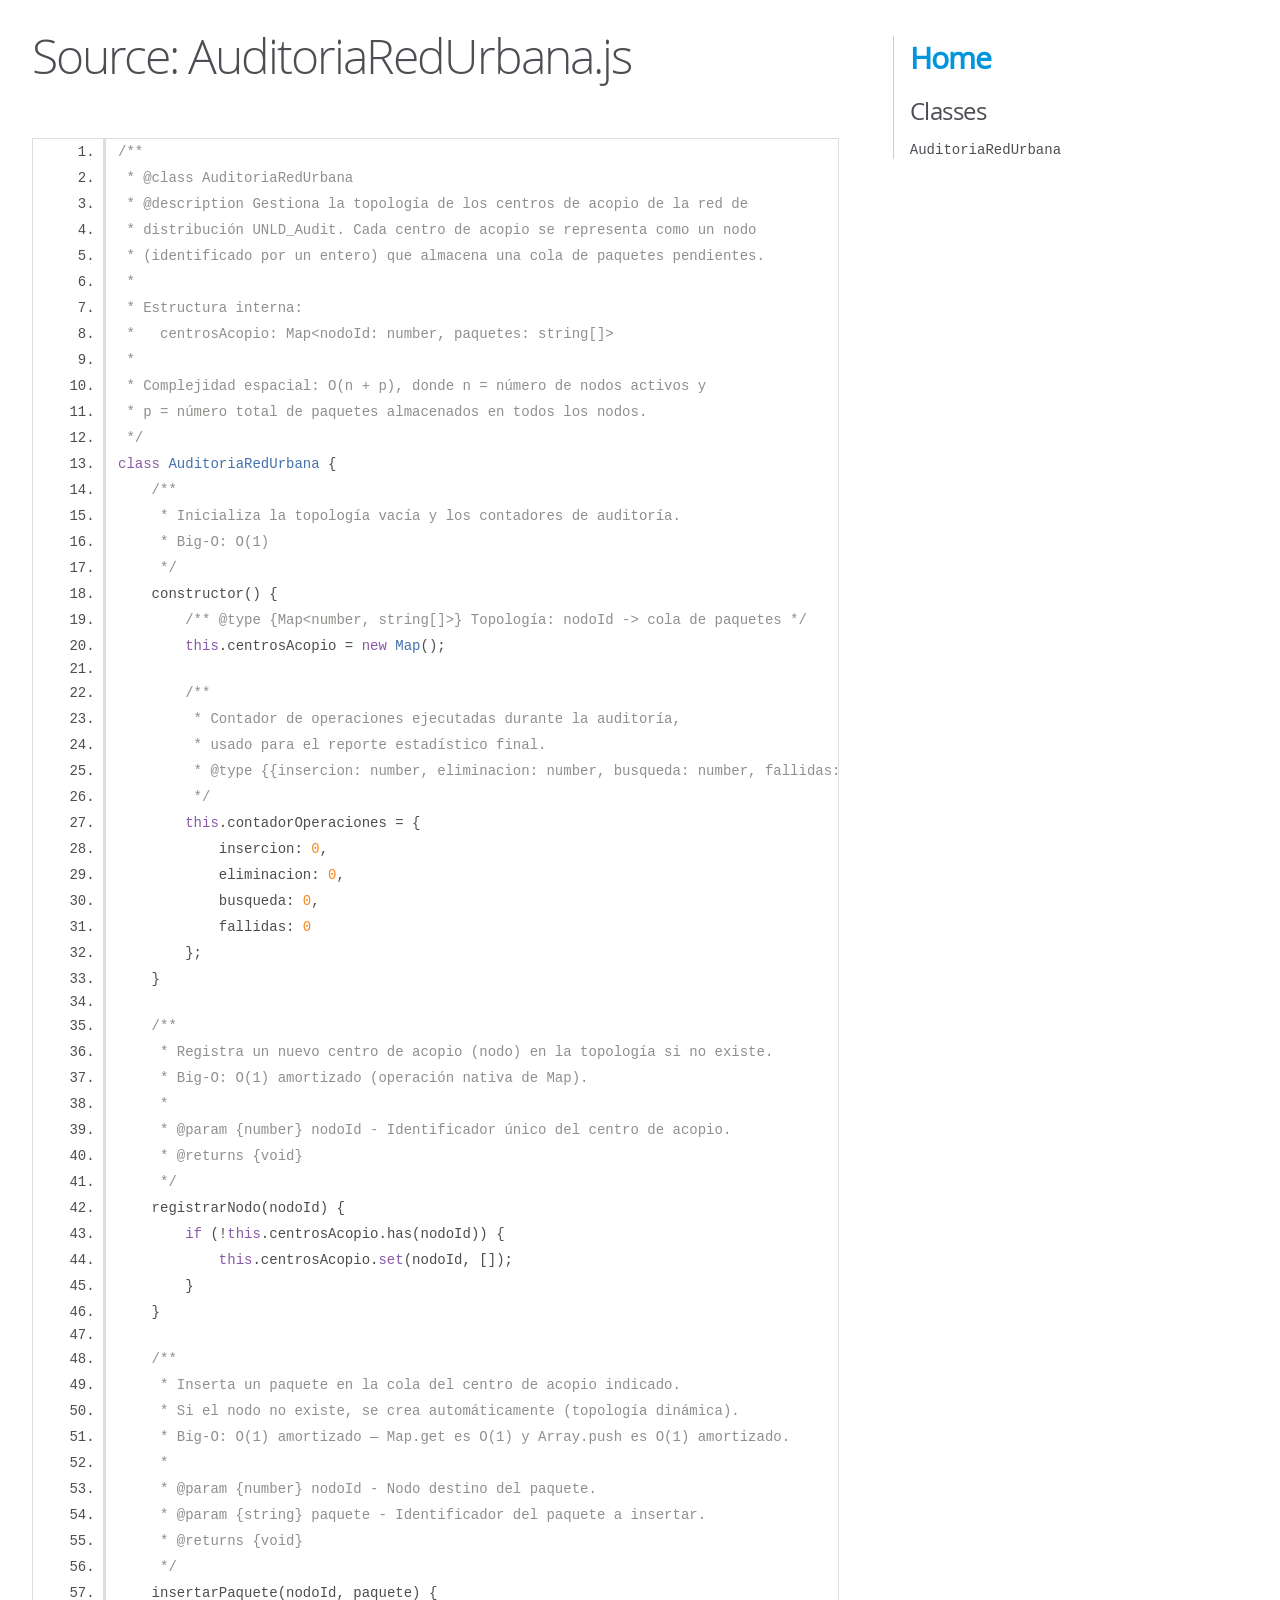
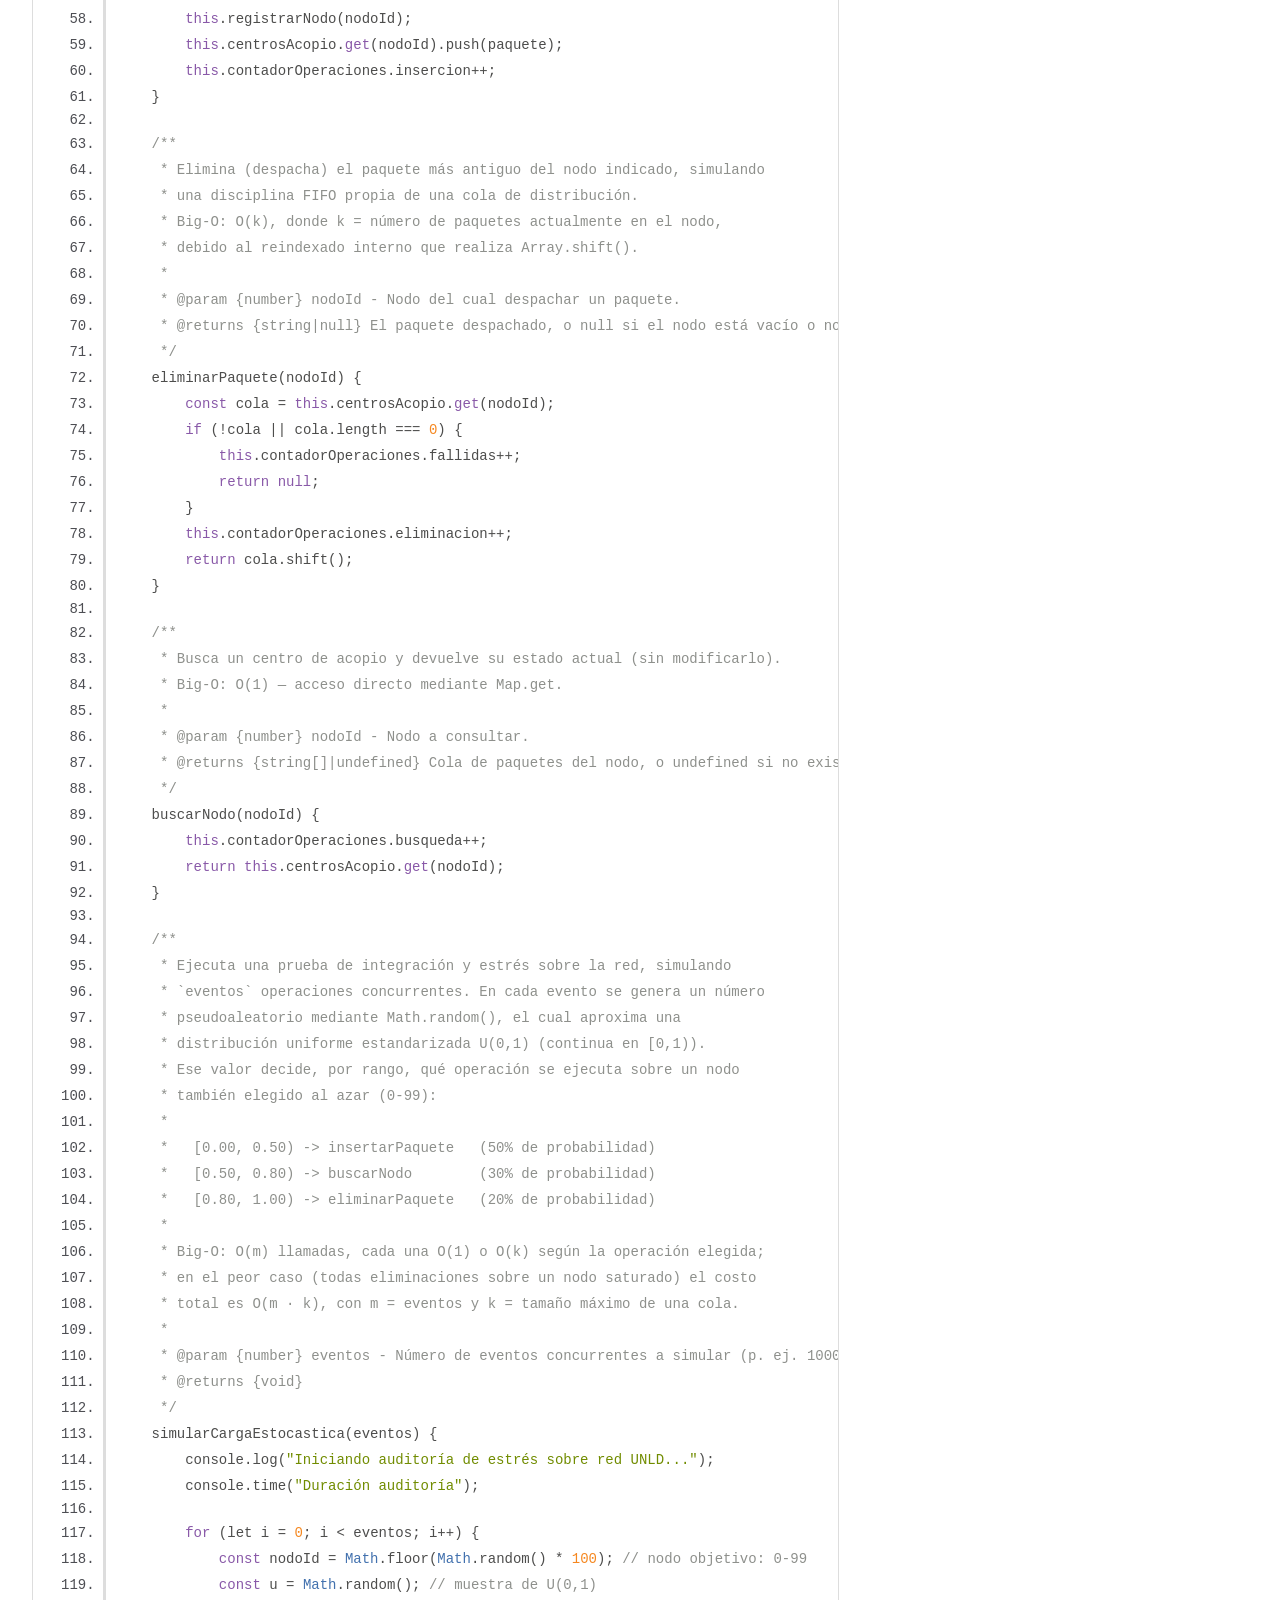
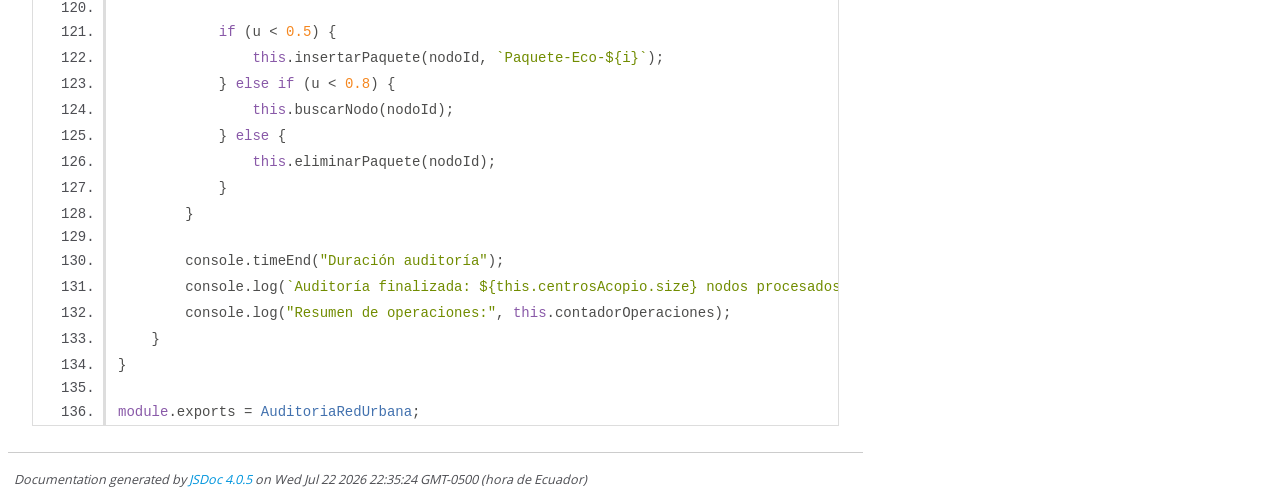
<file: UNIDAD 3/Lab15/docs/AuditoriaRedUrbana.js.html>
<!DOCTYPE html>
<html lang="en">
<head>
    <meta charset="utf-8">
    <title>JSDoc: Source: AuditoriaRedUrbana.js</title>

    <script src="scripts/prettify/prettify.js"> </script>
    <script src="scripts/prettify/lang-css.js"> </script>
    <!--[if lt IE 9]>
      <script src="//html5shiv.googlecode.com/svn/trunk/html5.js"></script>
    <![endif]-->
    <link type="text/css" rel="stylesheet" href="styles/prettify-tomorrow.css">
    <link type="text/css" rel="stylesheet" href="styles/jsdoc-default.css">
</head>

<body>

<div id="main">

    <h1 class="page-title">Source: AuditoriaRedUrbana.js</h1>

    



    
    <section>
        <article>
            <pre class="prettyprint source linenums"><code>/**
 * @class AuditoriaRedUrbana
 * @description Gestiona la topología de los centros de acopio de la red de
 * distribución UNLD_Audit. Cada centro de acopio se representa como un nodo
 * (identificado por un entero) que almacena una cola de paquetes pendientes.
 *
 * Estructura interna:
 *   centrosAcopio: Map&lt;nodoId: number, paquetes: string[]>
 *
 * Complejidad espacial: O(n + p), donde n = número de nodos activos y
 * p = número total de paquetes almacenados en todos los nodos.
 */
class AuditoriaRedUrbana {
    /**
     * Inicializa la topología vacía y los contadores de auditoría.
     * Big-O: O(1)
     */
    constructor() {
        /** @type {Map&lt;number, string[]>} Topología: nodoId -> cola de paquetes */
        this.centrosAcopio = new Map();

        /**
         * Contador de operaciones ejecutadas durante la auditoría,
         * usado para el reporte estadístico final.
         * @type {{insercion: number, eliminacion: number, busqueda: number, fallidas: number}}
         */
        this.contadorOperaciones = {
            insercion: 0,
            eliminacion: 0,
            busqueda: 0,
            fallidas: 0
        };
    }

    /**
     * Registra un nuevo centro de acopio (nodo) en la topología si no existe.
     * Big-O: O(1) amortizado (operación nativa de Map).
     *
     * @param {number} nodoId - Identificador único del centro de acopio.
     * @returns {void}
     */
    registrarNodo(nodoId) {
        if (!this.centrosAcopio.has(nodoId)) {
            this.centrosAcopio.set(nodoId, []);
        }
    }

    /**
     * Inserta un paquete en la cola del centro de acopio indicado.
     * Si el nodo no existe, se crea automáticamente (topología dinámica).
     * Big-O: O(1) amortizado — Map.get es O(1) y Array.push es O(1) amortizado.
     *
     * @param {number} nodoId - Nodo destino del paquete.
     * @param {string} paquete - Identificador del paquete a insertar.
     * @returns {void}
     */
    insertarPaquete(nodoId, paquete) {
        this.registrarNodo(nodoId);
        this.centrosAcopio.get(nodoId).push(paquete);
        this.contadorOperaciones.insercion++;
    }

    /**
     * Elimina (despacha) el paquete más antiguo del nodo indicado, simulando
     * una disciplina FIFO propia de una cola de distribución.
     * Big-O: O(k), donde k = número de paquetes actualmente en el nodo,
     * debido al reindexado interno que realiza Array.shift().
     *
     * @param {number} nodoId - Nodo del cual despachar un paquete.
     * @returns {string|null} El paquete despachado, o null si el nodo está vacío o no existe.
     */
    eliminarPaquete(nodoId) {
        const cola = this.centrosAcopio.get(nodoId);
        if (!cola || cola.length === 0) {
            this.contadorOperaciones.fallidas++;
            return null;
        }
        this.contadorOperaciones.eliminacion++;
        return cola.shift();
    }

    /**
     * Busca un centro de acopio y devuelve su estado actual (sin modificarlo).
     * Big-O: O(1) — acceso directo mediante Map.get.
     *
     * @param {number} nodoId - Nodo a consultar.
     * @returns {string[]|undefined} Cola de paquetes del nodo, o undefined si no existe.
     */
    buscarNodo(nodoId) {
        this.contadorOperaciones.busqueda++;
        return this.centrosAcopio.get(nodoId);
    }

    /**
     * Ejecuta una prueba de integración y estrés sobre la red, simulando
     * `eventos` operaciones concurrentes. En cada evento se genera un número
     * pseudoaleatorio mediante Math.random(), el cual aproxima una
     * distribución uniforme estandarizada U(0,1) (continua en [0,1)).
     * Ese valor decide, por rango, qué operación se ejecuta sobre un nodo
     * también elegido al azar (0-99):
     *
     *   [0.00, 0.50) -> insertarPaquete   (50% de probabilidad)
     *   [0.50, 0.80) -> buscarNodo        (30% de probabilidad)
     *   [0.80, 1.00) -> eliminarPaquete   (20% de probabilidad)
     *
     * Big-O: O(m) llamadas, cada una O(1) o O(k) según la operación elegida;
     * en el peor caso (todas eliminaciones sobre un nodo saturado) el costo
     * total es O(m · k), con m = eventos y k = tamaño máximo de una cola.
     *
     * @param {number} eventos - Número de eventos concurrentes a simular (p. ej. 10000).
     * @returns {void}
     */
    simularCargaEstocastica(eventos) {
        console.log("Iniciando auditoría de estrés sobre red UNLD...");
        console.time("Duración auditoría");

        for (let i = 0; i &lt; eventos; i++) {
            const nodoId = Math.floor(Math.random() * 100); // nodo objetivo: 0-99
            const u = Math.random(); // muestra de U(0,1)

            if (u &lt; 0.5) {
                this.insertarPaquete(nodoId, `Paquete-Eco-${i}`);
            } else if (u &lt; 0.8) {
                this.buscarNodo(nodoId);
            } else {
                this.eliminarPaquete(nodoId);
            }
        }

        console.timeEnd("Duración auditoría");
        console.log(`Auditoría finalizada: ${this.centrosAcopio.size} nodos procesados.`);
        console.log("Resumen de operaciones:", this.contadorOperaciones);
    }
}

module.exports = AuditoriaRedUrbana;</code></pre>
        </article>
    </section>




</div>

<nav>
    <h2><a href="index.html">Home</a></h2><h3>Classes</h3><ul><li><a href="AuditoriaRedUrbana.html">AuditoriaRedUrbana</a></li></ul>
</nav>

<br class="clear">

<footer>
    Documentation generated by <a href="https://github.com/jsdoc/jsdoc">JSDoc 4.0.5</a> on Wed Jul 22 2026 22:35:24 GMT-0500 (hora de Ecuador)
</footer>

<script> prettyPrint(); </script>
<script src="scripts/linenumber.js"> </script>
</body>
</html>
</file>
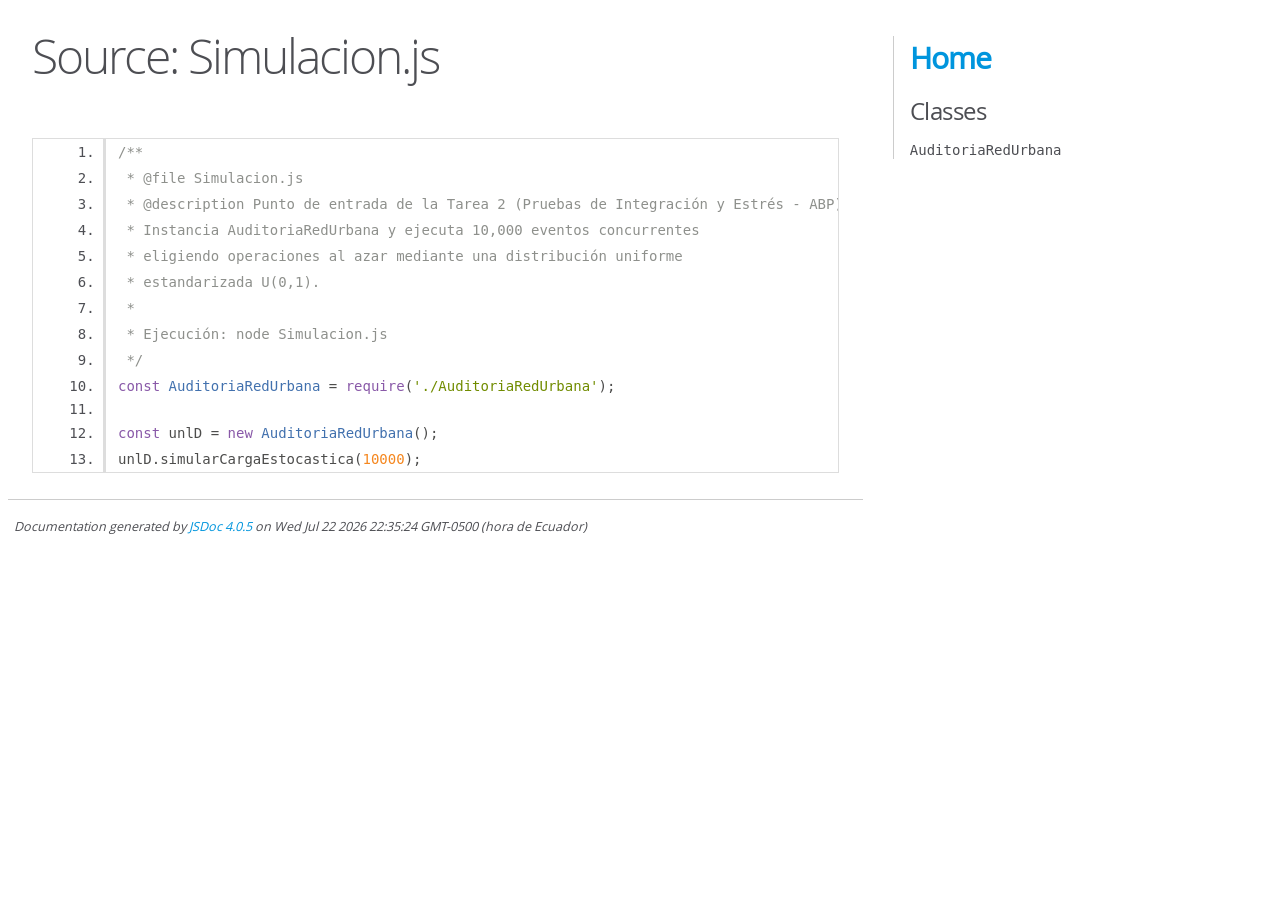
<file: UNIDAD 3/Lab15/docs/Simulacion.js.html>
<!DOCTYPE html>
<html lang="en">
<head>
    <meta charset="utf-8">
    <title>JSDoc: Source: Simulacion.js</title>

    <script src="scripts/prettify/prettify.js"> </script>
    <script src="scripts/prettify/lang-css.js"> </script>
    <!--[if lt IE 9]>
      <script src="//html5shiv.googlecode.com/svn/trunk/html5.js"></script>
    <![endif]-->
    <link type="text/css" rel="stylesheet" href="styles/prettify-tomorrow.css">
    <link type="text/css" rel="stylesheet" href="styles/jsdoc-default.css">
</head>

<body>

<div id="main">

    <h1 class="page-title">Source: Simulacion.js</h1>

    



    
    <section>
        <article>
            <pre class="prettyprint source linenums"><code>/**
 * @file Simulacion.js
 * @description Punto de entrada de la Tarea 2 (Pruebas de Integración y Estrés - ABP).
 * Instancia AuditoriaRedUrbana y ejecuta 10,000 eventos concurrentes
 * eligiendo operaciones al azar mediante una distribución uniforme
 * estandarizada U(0,1).
 *
 * Ejecución: node Simulacion.js
 */
const AuditoriaRedUrbana = require('./AuditoriaRedUrbana');

const unlD = new AuditoriaRedUrbana();
unlD.simularCargaEstocastica(10000);</code></pre>
        </article>
    </section>




</div>

<nav>
    <h2><a href="index.html">Home</a></h2><h3>Classes</h3><ul><li><a href="AuditoriaRedUrbana.html">AuditoriaRedUrbana</a></li></ul>
</nav>

<br class="clear">

<footer>
    Documentation generated by <a href="https://github.com/jsdoc/jsdoc">JSDoc 4.0.5</a> on Wed Jul 22 2026 22:35:24 GMT-0500 (hora de Ecuador)
</footer>

<script> prettyPrint(); </script>
<script src="scripts/linenumber.js"> </script>
</body>
</html>
</file>
<file: UNIDAD 2/00javasript/inventario-fifo-lifo/css/estilos.css>
/* ================================================
   estilos.css
   Inventario FIFO vs LIFO — Tienda Tecnológica
   Autor: Cristian Narvaez G.
   ================================================ */

* {
  box-sizing: border-box;
  margin: 0;
  padding: 0;
}

body {
  font-family: 'Segoe UI', system-ui, sans-serif;
  background: #f5f5f3;
  color: #1a1a18;
  padding: 16px;
}

/* ── Encabezado ── */
.titulo {
  font-size: 20px;
  font-weight: 600;
  margin-bottom: 4px;
}

.subtitulo {
  font-size: 13px;
  color: #5f5e5a;
  margin-bottom: 14px;
}

/* ── Caja de instrucciones ── */
.instrucciones {
  background: #E6F1FB;
  border: 1px solid #B5D4F4;
  border-radius: 10px;
  padding: 12px 16px;
  margin-bottom: 14px;
  font-size: 13px;
  color: #0C447C;
  line-height: 1.8;
}

.instrucciones strong {
  font-weight: 600;
}

/* ── Panel de controles ── */
.controles {
  background: #ffffff;
  border: 1px solid rgba(0, 0, 0, 0.12);
  border-radius: 10px;
  padding: 12px 16px;
  margin-bottom: 14px;
  display: flex;
  gap: 10px;
  flex-wrap: wrap;
  align-items: flex-end;
}

.ctrl {
  display: flex;
  flex-direction: column;
  gap: 4px;
}

.ctrl label {
  font-size: 12px;
  color: #5f5e5a;
  font-weight: 500;
}

.ctrl input,
.ctrl select {
  height: 34px;
  font-size: 13px;
  border-radius: 8px;
  border: 1px solid rgba(0, 0, 0, 0.2);
  background: #ffffff;
  color: #1a1a18;
  padding: 0 10px;
}

/* ── Botones ── */
.btn {
  height: 34px;
  padding: 0 16px;
  border-radius: 8px;
  border: 1px solid rgba(0, 0, 0, 0.2);
  background: #ffffff;
  color: #1a1a18;
  font-size: 13px;
  cursor: pointer;
  transition: background 0.15s;
}

.btn:hover {
  background: #f0f0ee;
}

.btn-azul {
  background: #185FA5;
  color: #ffffff;
  border-color: #185FA5;
}

.btn-azul:hover {
  background: #0C447C;
}

.btn-rojo {
  background: #791F1F;
  color: #ffffff;
  border-color: #791F1F;
}

.btn-rojo:hover {
  background: #501313;
}

/* ── Columnas principales ── */
.columnas {
  display: grid;
  grid-template-columns: 1fr 1fr;
  gap: 12px;
  margin-bottom: 12px;
}

/* ── Panel FIFO / LIFO ── */
.panel {
  background: #ffffff;
  border: 1px solid rgba(0, 0, 0, 0.12);
  border-radius: 10px;
  overflow: hidden;
}

.cab-fifo {
  background: #E6F1FB;
  border-bottom: 1px solid #B5D4F4;
  padding: 10px 14px;
}

.cab-lifo {
  background: #FAEEDA;
  border-bottom: 1px solid #FAC775;
  padding: 10px 14px;
}

.cab-titulo {
  font-size: 14px;
  font-weight: 600;
}

.cab-fifo .cab-titulo {
  color: #0C447C;
}

.cab-lifo .cab-titulo {
  color: #633806;
}

.cab-sub {
  font-size: 11px;
  color: #5f5e5a;
  margin-top: 2px;
}

.cuerpo {
  padding: 12px 14px;
}

/* ── Bodega (estante visual) ── */
.etiqueta-bodega {
  font-size: 11px;
  color: #888;
  font-weight: 500;
  margin-bottom: 6px;
  text-transform: uppercase;
  letter-spacing: 0.4px;
}

.bodega {
  min-height: 90px;
  background: #f5f5f3;
  border: 1px solid rgba(0, 0, 0, 0.1);
  border-radius: 8px;
  padding: 10px 8px;
  display: flex;
  gap: 6px;
  flex-wrap: wrap;
  align-items: flex-end;
  margin-bottom: 8px;
}

.bodega-vacia {
  font-size: 12px;
  color: #888;
  padding: 14px 0;
  text-align: center;
  width: 100%;
}

/* ── Caja de cada lote ── */
.caja {
  width: 58px;
  display: flex;
  flex-direction: column;
  align-items: center;
  gap: 3px;
}

.caja-box {
  width: 52px;
  height: 52px;
  border-radius: 8px;
  display: flex;
  flex-direction: column;
  align-items: center;
  justify-content: center;
  font-size: 10px;
  font-weight: 600;
  line-height: 1.4;
  text-align: center;
  border: 1.5px solid;
}

.caja-precio {
  font-size: 10px;
  font-weight: 600;
}

.caja-prod {
  font-size: 9px;
  color: #888;
  text-align: center;
  max-width: 58px;
  overflow: hidden;
  text-overflow: ellipsis;
  white-space: nowrap;
}

.tag-sale {
  font-size: 9px;
  background: #185FA5;
  color: #ffffff;
  border-radius: 3px;
  padding: 1px 5px;
  margin-top: 2px;
  white-space: nowrap;
}

.tag-sale-lifo {
  background: #854F0B;
}

/* ── Flecha indicadora ── */
.flecha-info {
  font-size: 11px;
  color: #5f5e5a;
  text-align: center;
  margin-bottom: 10px;
  padding: 5px 8px;
  background: #f5f5f3;
  border-radius: 6px;
  min-height: 28px;
}

/* ── Tarjetas de números ── */
.nums {
  display: grid;
  grid-template-columns: 1fr 1fr;
  gap: 6px;
  margin-bottom: 10px;
}

.num-caja {
  background: #f5f5f3;
  border-radius: 8px;
  padding: 8px 10px;
}

.num-label {
  font-size: 11px;
  color: #888;
  margin-bottom: 2px;
}

.num-val {
  font-size: 16px;
  font-weight: 600;
}

.fifo-color {
  color: #0C447C;
}

.lifo-color {
  color: #633806;
}

/* ── Historial de movimientos ── */
.historial {
  margin-top: 4px;
}

.hist-titulo {
  font-size: 11px;
  color: #888;
  font-weight: 500;
  margin-bottom: 5px;
}

.hist-lista {
  display: flex;
  flex-direction: column;
  gap: 3px;
  max-height: 100px;
  overflow-y: auto;
}

.hist-item {
  font-size: 11px;
  padding: 4px 8px;
  border-radius: 5px;
  line-height: 1.4;
}

.hist-in {
  background: #EAF3DE;
  color: #27500A;
}

.hist-out {
  background: #FCEBEB;
  color: #501313;
}

/* ── Tabla de resumen ── */
.resumen {
  background: #ffffff;
  border: 1px solid rgba(0, 0, 0, 0.12);
  border-radius: 10px;
  padding: 12px 16px;
}

.resumen-titulo {
  font-size: 14px;
  font-weight: 600;
  margin-bottom: 10px;
}

.tabla-res {
  width: 100%;
  border-collapse: collapse;
  font-size: 13px;
}

.tabla-res th,
.tabla-res td {
  padding: 8px 12px;
  text-align: center;
}

.tabla-res th {
  font-weight: 600;
  font-size: 12px;
  color: #5f5e5a;
  border-bottom: 1px solid rgba(0, 0, 0, 0.1);
}

.tabla-res td {
  border-bottom: 1px solid rgba(0, 0, 0, 0.07);
}

.tabla-res td:first-child {
  text-align: left;
  color: #5f5e5a;
}

.tabla-res tr:last-child td {
  border-bottom: none;
}

.ganador {
  display: inline-block;
  font-size: 10px;
  background: #639922;
  color: #ffffff;
  border-radius: 3px;
  padding: 1px 6px;
  margin-left: 6px;
  vertical-align: middle;
}
</file>
<file: UNIDAD 3/Lab15/docs/styles/prettify-tomorrow.css>
/* Tomorrow Theme */
/* Original theme - https://github.com/chriskempson/tomorrow-theme */
/* Pretty printing styles. Used with prettify.js. */
/* SPAN elements with the classes below are added by prettyprint. */
/* plain text */
.pln {
  color: #4d4d4c; }

@media screen {
  /* string content */
  .str {
    color: #718c00; }

  /* a keyword */
  .kwd {
    color: #8959a8; }

  /* a comment */
  .com {
    color: #8e908c; }

  /* a type name */
  .typ {
    color: #4271ae; }

  /* a literal value */
  .lit {
    color: #f5871f; }

  /* punctuation */
  .pun {
    color: #4d4d4c; }

  /* lisp open bracket */
  .opn {
    color: #4d4d4c; }

  /* lisp close bracket */
  .clo {
    color: #4d4d4c; }

  /* a markup tag name */
  .tag {
    color: #c82829; }

  /* a markup attribute name */
  .atn {
    color: #f5871f; }

  /* a markup attribute value */
  .atv {
    color: #3e999f; }

  /* a declaration */
  .dec {
    color: #f5871f; }

  /* a variable name */
  .var {
    color: #c82829; }

  /* a function name */
  .fun {
    color: #4271ae; } }
/* Use higher contrast and text-weight for printable form. */
@media print, projection {
  .str {
    color: #060; }

  .kwd {
    color: #006;
    font-weight: bold; }

  .com {
    color: #600;
    font-style: italic; }

  .typ {
    color: #404;
    font-weight: bold; }

  .lit {
    color: #044; }

  .pun, .opn, .clo {
    color: #440; }

  .tag {
    color: #006;
    font-weight: bold; }

  .atn {
    color: #404; }

  .atv {
    color: #060; } }
/* Style */
/*
pre.prettyprint {
  background: white;
  font-family: Consolas, Monaco, 'Andale Mono', monospace;
  font-size: 12px;
  line-height: 1.5;
  border: 1px solid #ccc;
  padding: 10px; }
*/

/* Specify class=linenums on a pre to get line numbering */
ol.linenums {
  margin-top: 0;
  margin-bottom: 0; }

/* IE indents via margin-left */
li.L0,
li.L1,
li.L2,
li.L3,
li.L4,
li.L5,
li.L6,
li.L7,
li.L8,
li.L9 {
  /* */ }

/* Alternate shading for lines */
li.L1,
li.L3,
li.L5,
li.L7,
li.L9 {
  /* */ }
</file>
<file: UNIDAD 3/Lab15/docs/styles/jsdoc-default.css>
@font-face {
    font-family: 'Open Sans';
    font-weight: normal;
    font-style: normal;
    src: url('../fonts/OpenSans-Regular-webfont.eot');
    src:
        local('Open Sans'),
        local('OpenSans'),
        url('../fonts/OpenSans-Regular-webfont.eot?#iefix') format('embedded-opentype'),
        url('../fonts/OpenSans-Regular-webfont.woff') format('woff'),
        url('../fonts/OpenSans-Regular-webfont.svg#open_sansregular') format('svg');
}

@font-face {
    font-family: 'Open Sans Light';
    font-weight: normal;
    font-style: normal;
    src: url('../fonts/OpenSans-Light-webfont.eot');
    src:
        local('Open Sans Light'),
        local('OpenSans Light'),
        url('../fonts/OpenSans-Light-webfont.eot?#iefix') format('embedded-opentype'),
        url('../fonts/OpenSans-Light-webfont.woff') format('woff'),
        url('../fonts/OpenSans-Light-webfont.svg#open_sanslight') format('svg');
}

html
{
    overflow: auto;
    background-color: #fff;
    font-size: 14px;
}

body
{
    font-family: 'Open Sans', sans-serif;
    line-height: 1.5;
    color: #4d4e53;
    background-color: white;
}

a, a:visited, a:active {
    color: #0095dd;
    text-decoration: none;
}

a:hover {
    text-decoration: underline;
}

header
{
    display: block;
    padding: 0px 4px;
}

tt, code, kbd, samp {
    font-family: Consolas, Monaco, 'Andale Mono', monospace;
}

.class-description {
    font-size: 130%;
    line-height: 140%;
    margin-bottom: 1em;
    margin-top: 1em;
}

.class-description:empty {
    margin: 0;
}

#main {
    float: left;
    width: 70%;
}

article dl {
    margin-bottom: 40px;
}

article img {
  max-width: 100%;
}

section
{
    display: block;
    background-color: #fff;
    padding: 12px 24px;
    border-bottom: 1px solid #ccc;
    margin-right: 30px;
}

.variation {
    display: none;
}

.signature-attributes {
    font-size: 60%;
    color: #aaa;
    font-style: italic;
    font-weight: lighter;
}

nav
{
    display: block;
    float: right;
    margin-top: 28px;
    width: 30%;
    box-sizing: border-box;
    border-left: 1px solid #ccc;
    padding-left: 16px;
}

nav ul {
    font-family: 'Lucida Grande', 'Lucida Sans Unicode', arial, sans-serif;
    font-size: 100%;
    line-height: 17px;
    padding: 0;
    margin: 0;
    list-style-type: none;
}

nav ul a, nav ul a:visited, nav ul a:active {
    font-family: Consolas, Monaco, 'Andale Mono', monospace;
    line-height: 18px;
    color: #4D4E53;
}

nav h3 {
    margin-top: 12px;
}

nav li {
    margin-top: 6px;
}

footer {
    display: block;
    padding: 6px;
    margin-top: 12px;
    font-style: italic;
    font-size: 90%;
}

h1, h2, h3, h4 {
    font-weight: 200;
    margin: 0;
}

h1
{
    font-family: 'Open Sans Light', sans-serif;
    font-size: 48px;
    letter-spacing: -2px;
    margin: 12px 24px 20px;
}

h2, h3.subsection-title
{
    font-size: 30px;
    font-weight: 700;
    letter-spacing: -1px;
    margin-bottom: 12px;
}

h3
{
    font-size: 24px;
    letter-spacing: -0.5px;
    margin-bottom: 12px;
}

h4
{
    font-size: 18px;
    letter-spacing: -0.33px;
    margin-bottom: 12px;
    color: #4d4e53;
}

h5, .container-overview .subsection-title
{
    font-size: 120%;
    font-weight: bold;
    letter-spacing: -0.01em;
    margin: 8px 0 3px 0;
}

h6
{
    font-size: 100%;
    letter-spacing: -0.01em;
    margin: 6px 0 3px 0;
    font-style: italic;
}

table
{
    border-spacing: 0;
    border: 0;
    border-collapse: collapse;
}

td, th
{
    border: 1px solid #ddd;
    margin: 0px;
    text-align: left;
    vertical-align: top;
    padding: 4px 6px;
    display: table-cell;
}

thead tr
{
    background-color: #ddd;
    font-weight: bold;
}

th { border-right: 1px solid #aaa; }
tr > th:last-child { border-right: 1px solid #ddd; }

.ancestors, .attribs { color: #999; }
.ancestors a, .attribs a
{
    color: #999 !important;
    text-decoration: none;
}

.clear
{
    clear: both;
}

.important
{
    font-weight: bold;
    color: #950B02;
}

.yes-def {
    text-indent: -1000px;
}

.type-signature {
    color: #aaa;
}

.name, .signature {
    font-family: Consolas, Monaco, 'Andale Mono', monospace;
}

.details { margin-top: 14px; border-left: 2px solid #DDD; }
.details dt { width: 120px; float: left; padding-left: 10px;  padding-top: 6px; }
.details dd { margin-left: 70px; }
.details ul { margin: 0; }
.details ul { list-style-type: none; }
.details li { margin-left: 30px; padding-top: 6px; }
.details pre.prettyprint { margin: 0 }
.details .object-value { padding-top: 0; }

.description {
    margin-bottom: 1em;
    margin-top: 1em;
}

.code-caption
{
    font-style: italic;
    font-size: 107%;
    margin: 0;
}

.source
{
    border: 1px solid #ddd;
    width: 80%;
    overflow: auto;
}

.prettyprint.source {
    width: inherit;
}

.source code
{
    font-size: 100%;
    line-height: 18px;
    display: block;
    padding: 4px 12px;
    margin: 0;
    background-color: #fff;
    color: #4D4E53;
}

.prettyprint code span.line
{
  display: inline-block;
}

.prettyprint.linenums
{
  padding-left: 70px;
  -webkit-user-select: none;
  -moz-user-select: none;
  -ms-user-select: none;
  user-select: none;
}

.prettyprint.linenums ol
{
  padding-left: 0;
}

.prettyprint.linenums li
{
  border-left: 3px #ddd solid;
}

.prettyprint.linenums li.selected,
.prettyprint.linenums li.selected *
{
  background-color: lightyellow;
}

.prettyprint.linenums li *
{
  -webkit-user-select: text;
  -moz-user-select: text;
  -ms-user-select: text;
  user-select: text;
}

.params .name, .props .name, .name code {
    color: #4D4E53;
    font-family: Consolas, Monaco, 'Andale Mono', monospace;
    font-size: 100%;
}

.params td.description > p:first-child,
.props td.description > p:first-child
{
    margin-top: 0;
    padding-top: 0;
}

.params td.description > p:last-child,
.props td.description > p:last-child
{
    margin-bottom: 0;
    padding-bottom: 0;
}

.disabled {
    color: #454545;
}
</file>
